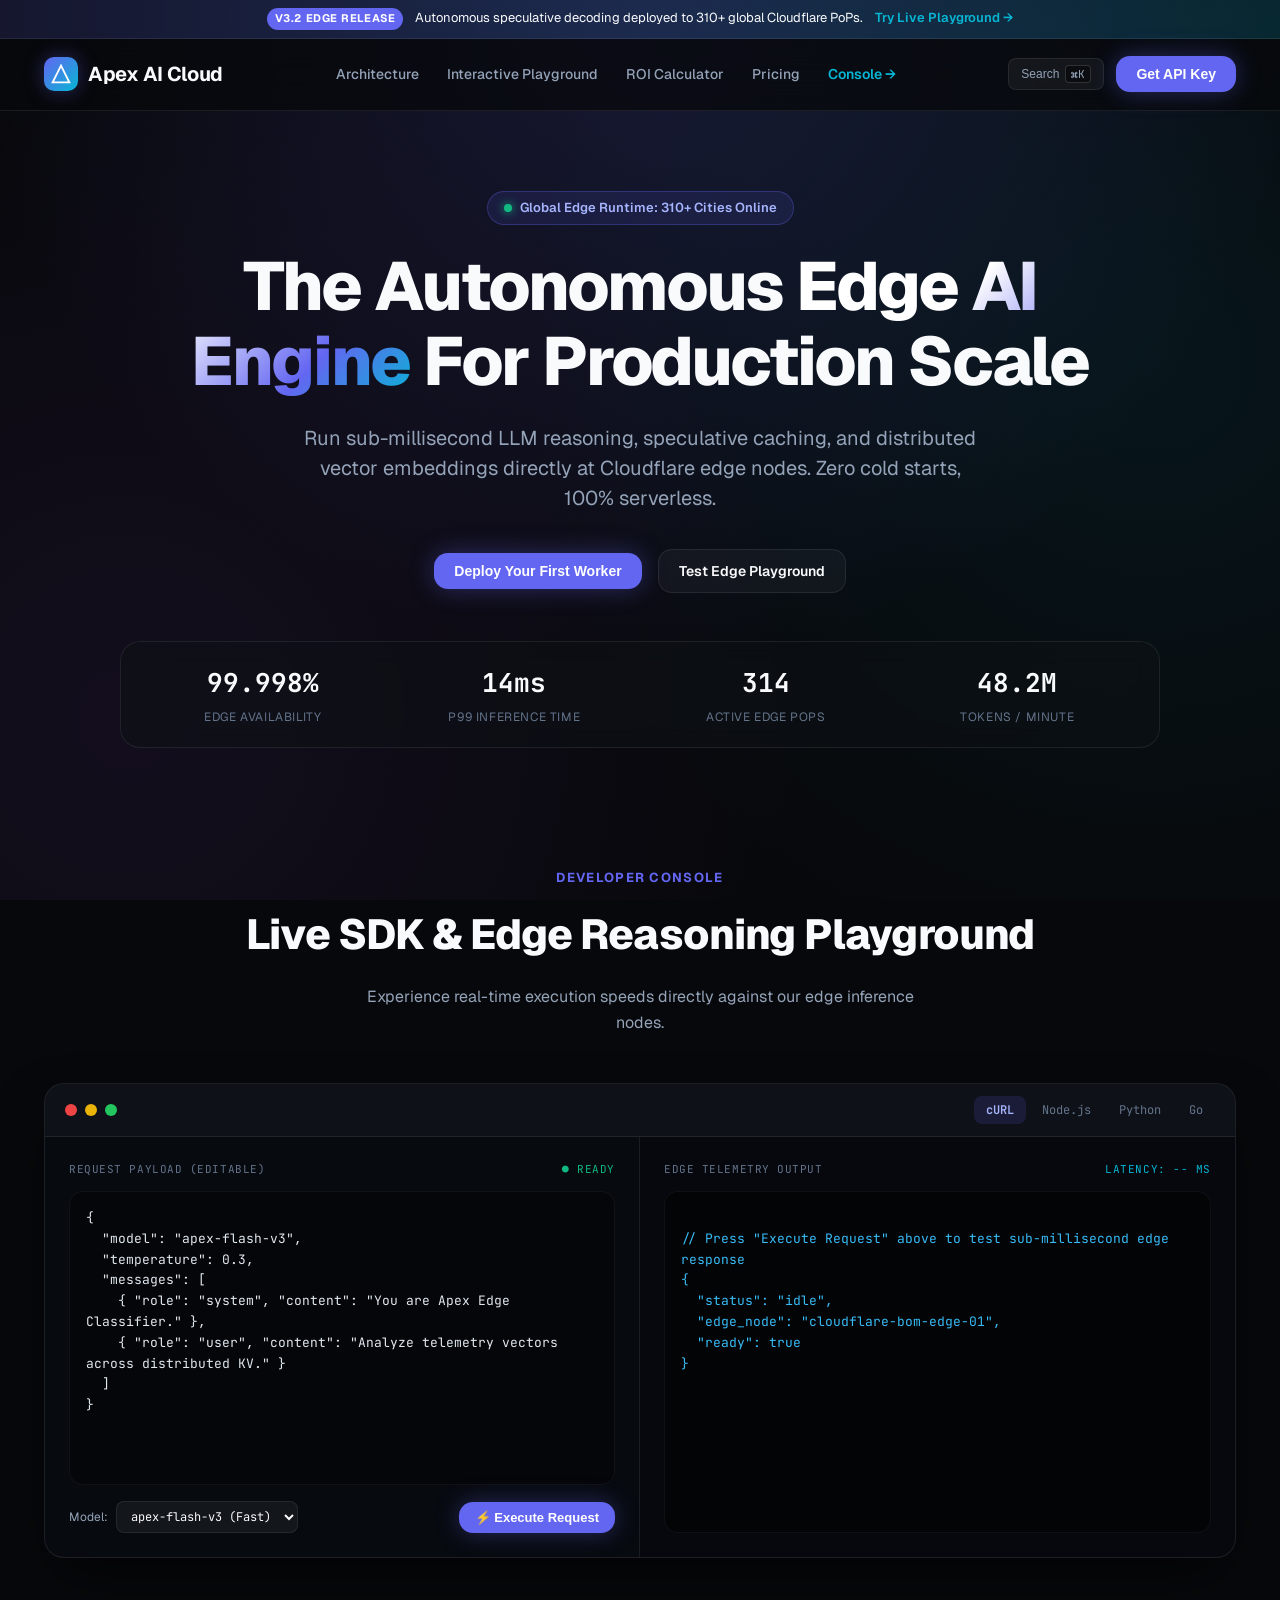
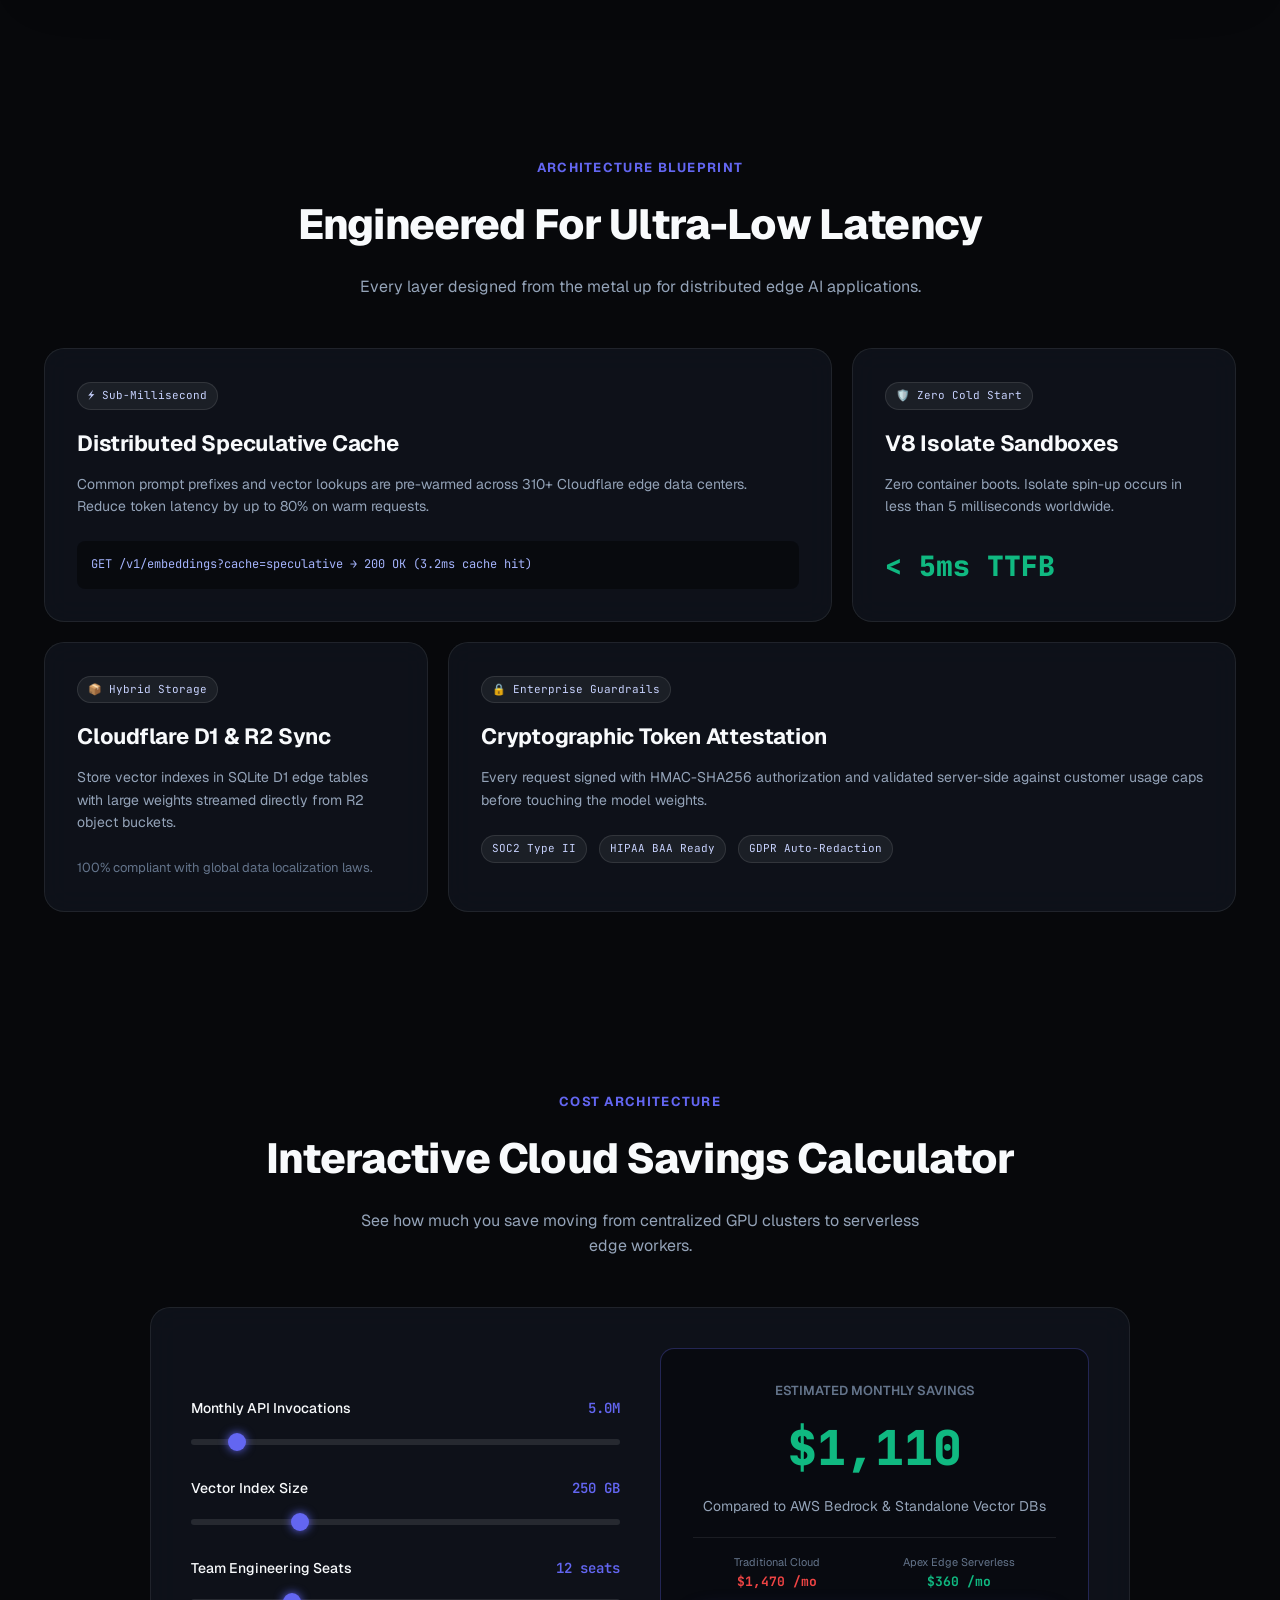
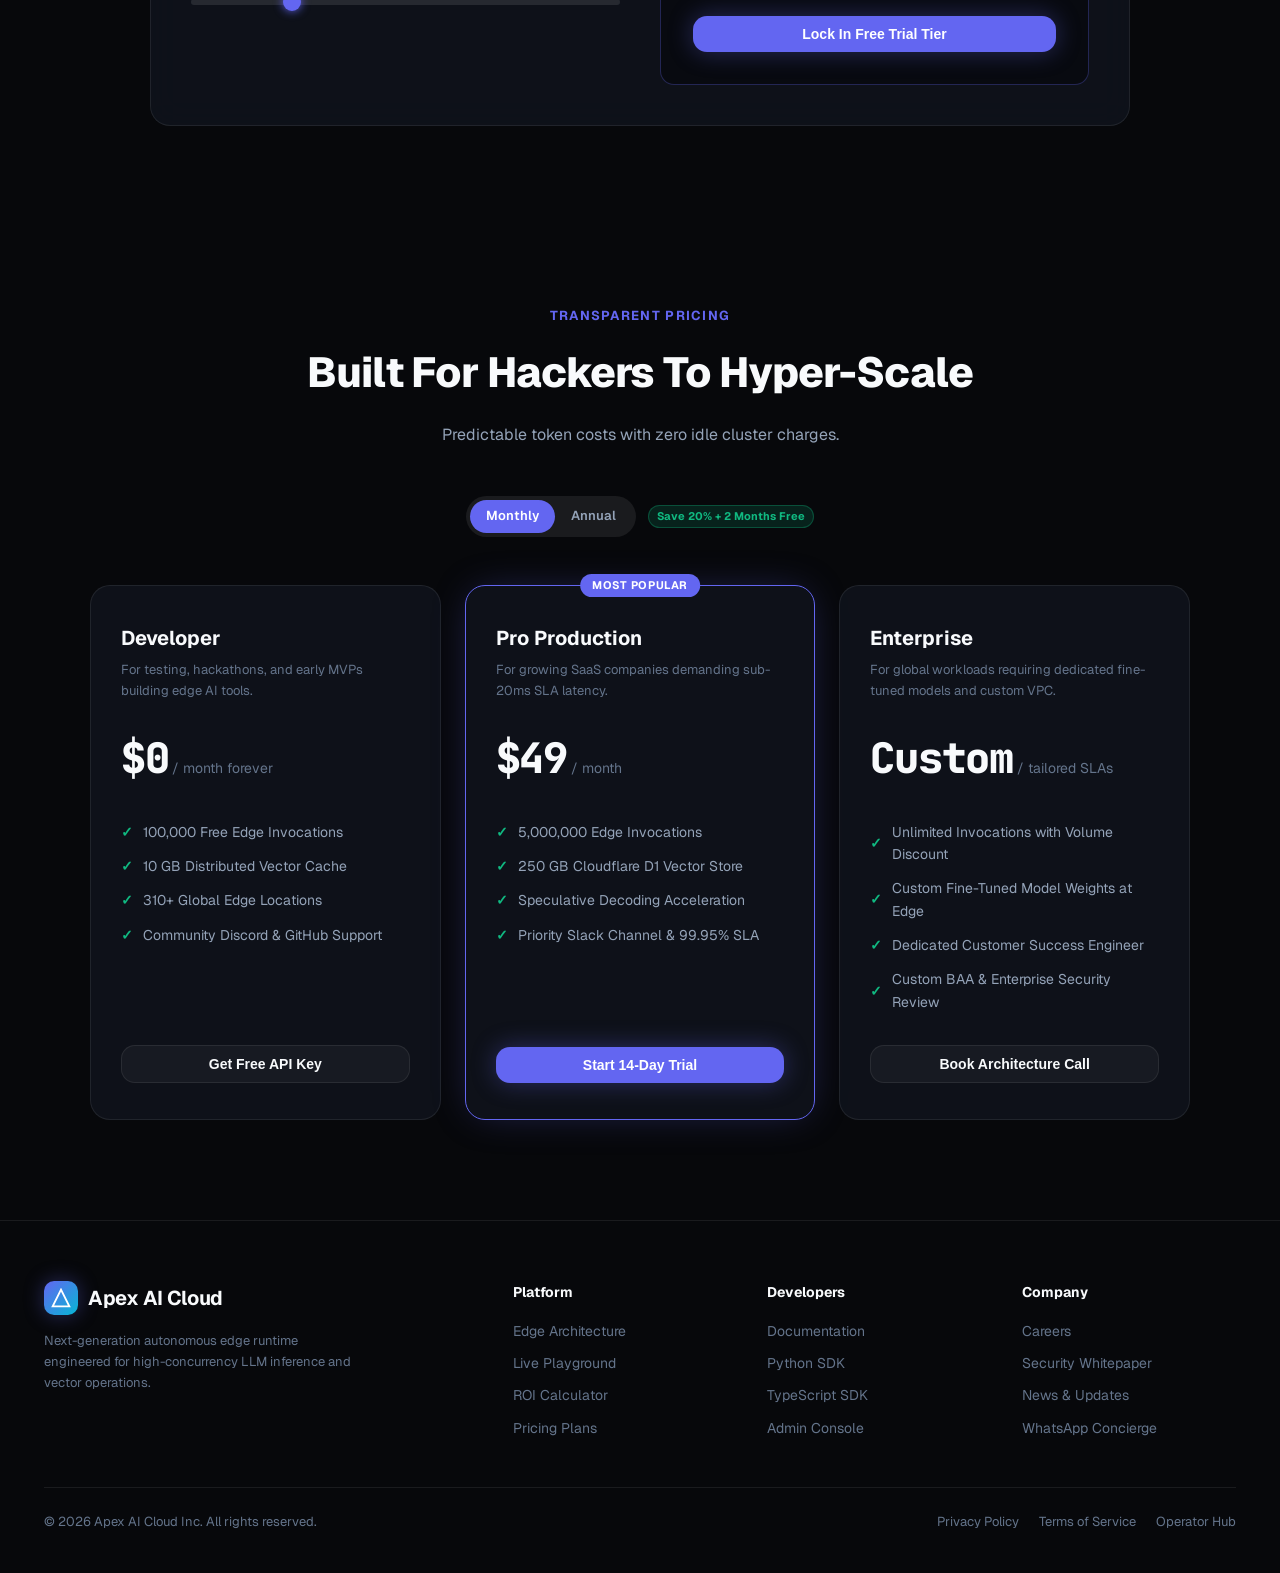
<file: public/index.html>
<!DOCTYPE html>
<html lang="en" class="dark">
<head>
  <meta charset="UTF-8">
  <meta name="viewport" content="width=device-width, initial-scale=1.0">
  <title data-brand="brand_name">Apex AI Cloud — Autonomous Edge AI Runtime & Vector Engine</title>
  <meta name="description" content="Sub-millisecond AI inference and vector indexing distributed across 310+ Cloudflare edge nodes with zero cold starts.">
  <link rel="preconnect" href="https://fonts.googleapis.com">
  <link rel="preconnect" href="https://fonts.gstatic.com" crossorigin>
  <link href="https://fonts.googleapis.com/css2?family=Geist:wght@300;400;500;600;700;800&family=JetBrains+Mono:wght@400;500;600&display=swap" rel="stylesheet">
  <script src="whitelabel.js"></script>
  <style>
    :root {
      --bg-base: #07080b;
      --bg-surface: #0e1117;
      --bg-card: rgba(18, 22, 32, 0.7);
      --bg-card-hover: rgba(26, 32, 48, 0.85);
      --border-subtle: rgba(255, 255, 255, 0.08);
      --border-glow: rgba(99, 102, 241, 0.4);
      --primary: #6366f1;
      --primary-hover: #4f46e5;
      --primary-glow: rgba(99, 102, 241, 0.35);
      --accent-cyan: #06b6d4;
      --accent-emerald: #10b981;
      --text-main: #f8fafc;
      --text-muted: #94a3b8;
      --text-dim: #64748b;
      --font-sans: 'Geist', -apple-system, BlinkMacSystemFont, sans-serif;
      --font-mono: 'JetBrains Mono', monospace;
      --radius-sm: 8px;
      --radius-md: 14px;
      --radius-lg: 20px;
      --radius-pill: 9999px;
      --container-max: 1240px;
    }

    * {
      box-sizing: border-box;
      margin: 0;
      padding: 0;
      -webkit-font-smoothing: antialiased;
    }

    body {
      background-color: var(--bg-base);
      color: var(--text-main);
      font-family: var(--font-sans);
      line-height: 1.6;
      overflow-x: hidden;
      min-height: 100vh;
      background-image: 
        radial-gradient(circle at 50% 0%, rgba(99, 102, 241, 0.18) 0%, transparent 60%),
        radial-gradient(circle at 90% 40%, rgba(6, 182, 212, 0.08) 0%, transparent 50%),
        radial-gradient(circle at 10% 80%, rgba(168, 85, 247, 0.08) 0%, transparent 50%);
      background-attachment: fixed;
    }

    .container {
      max-width: var(--container-max);
      margin: 0 auto;
      padding: 0 24px;
    }

    /* TOP ANNOUNCEMENT BAR */
    .announcement-bar {
      background: linear-gradient(90deg, rgba(99, 102, 241, 0.15), rgba(6, 182, 212, 0.15));
      border-bottom: 1px solid var(--border-subtle);
      padding: 8px 16px;
      font-size: 13px;
      text-align: center;
      display: flex;
      align-items: center;
      justify-content: center;
      gap: 12px;
    }
    .announcement-badge {
      background: var(--primary);
      color: #fff;
      font-size: 11px;
      font-weight: 700;
      padding: 2px 8px;
      border-radius: var(--radius-pill);
      text-transform: uppercase;
      letter-spacing: 0.05em;
    }
    .announcement-link {
      color: var(--accent-cyan);
      text-decoration: none;
      font-weight: 600;
      display: inline-flex;
      align-items: center;
      gap: 4px;
    }
    .announcement-link:hover { text-decoration: underline; }

    /* NAVBAR */
    .navbar {
      position: sticky;
      top: 0;
      z-index: 100;
      backdrop-filter: blur(16px);
      -webkit-backdrop-filter: blur(16px);
      background: rgba(7, 8, 11, 0.75);
      border-bottom: 1px solid var(--border-subtle);
      height: 72px;
      display: flex;
      align-items: center;
    }
    .nav-inner {
      display: flex;
      align-items: center;
      justify-content: space-between;
      width: 100%;
    }
    .brand-logo {
      display: flex;
      align-items: center;
      gap: 10px;
      text-decoration: none;
      color: var(--text-main);
      font-weight: 700;
      font-size: 20px;
      letter-spacing: -0.02em;
    }
    .logo-mark {
      width: 34px;
      height: 34px;
      border-radius: 10px;
      background: linear-gradient(135deg, var(--primary), var(--accent-cyan));
      display: flex;
      align-items: center;
      justify-content: center;
      box-shadow: 0 0 20px var(--primary-glow);
    }
    .logo-mark svg {
      width: 20px;
      height: 20px;
      fill: none;
      stroke: #fff;
      stroke-width: 2.2;
    }
    .nav-menu {
      display: flex;
      align-items: center;
      gap: 28px;
      list-style: none;
    }
    .nav-link {
      color: var(--text-muted);
      text-decoration: none;
      font-size: 14px;
      font-weight: 500;
      transition: color 0.2s ease;
    }
    .nav-link:hover { color: var(--text-main); }
    
    .nav-actions {
      display: flex;
      align-items: center;
      gap: 12px;
    }
    .cmd-shortcut {
      display: flex;
      align-items: center;
      gap: 6px;
      background: rgba(255, 255, 255, 0.05);
      border: 1px solid var(--border-subtle);
      border-radius: var(--radius-sm);
      padding: 6px 12px;
      font-size: 12px;
      color: var(--text-muted);
      cursor: pointer;
      transition: all 0.2s ease;
    }
    .cmd-shortcut:hover {
      background: rgba(255, 255, 255, 0.1);
      border-color: rgba(255, 255, 255, 0.2);
      color: var(--text-main);
    }
    .kbd-chip {
      background: rgba(0, 0, 0, 0.4);
      border: 1px solid rgba(255, 255, 255, 0.15);
      border-radius: 4px;
      padding: 1px 5px;
      font-family: var(--font-mono);
      font-size: 11px;
    }

    .btn {
      display: inline-flex;
      align-items: center;
      justify-content: center;
      gap: 8px;
      padding: 10px 20px;
      border-radius: var(--radius-md);
      font-size: 14px;
      font-weight: 600;
      text-decoration: none;
      cursor: pointer;
      transition: all 0.2s ease;
      border: none;
    }
    .btn-primary {
      background: var(--primary);
      color: #fff;
      box-shadow: 0 0 25px var(--primary-glow);
    }
    .btn-primary:hover {
      background: var(--primary-hover);
      box-shadow: 0 0 35px var(--primary-glow);
      transform: translateY(-1px);
    }
    .btn-outline {
      background: rgba(255, 255, 255, 0.04);
      border: 1px solid var(--border-subtle);
      color: var(--text-main);
    }
    .btn-outline:hover {
      background: rgba(255, 255, 255, 0.08);
      border-color: rgba(255, 255, 255, 0.2);
    }

    /* HERO SECTION */
    .hero-section {
      padding: 80px 0 60px;
      text-align: center;
      position: relative;
    }
    .hero-pill {
      display: inline-flex;
      align-items: center;
      gap: 8px;
      background: rgba(99, 102, 241, 0.12);
      border: 1px solid rgba(99, 102, 241, 0.3);
      padding: 6px 16px;
      border-radius: var(--radius-pill);
      font-size: 13px;
      font-weight: 600;
      color: #a5b4fc;
      margin-bottom: 24px;
    }
    .hero-pill-pulse {
      width: 8px;
      height: 8px;
      background: var(--accent-emerald);
      border-radius: 50%;
      box-shadow: 0 0 10px var(--accent-emerald);
      animation: pulse 2s infinite;
    }
    @keyframes pulse {
      0% { transform: scale(0.95); opacity: 0.8; }
      50% { transform: scale(1.2); opacity: 1; }
      100% { transform: scale(0.95); opacity: 0.8; }
    }
    .hero-title {
      font-size: clamp(38px, 6vw, 68px);
      font-weight: 800;
      line-height: 1.1;
      letter-spacing: -0.03em;
      margin-bottom: 24px;
      max-width: 900px;
      margin-left: auto;
      margin-right: auto;
    }
    .gradient-text {
      background: linear-gradient(135deg, #ffffff 40%, var(--primary) 75%, var(--accent-cyan) 100%);
      -webkit-background-clip: text;
      -webkit-text-fill-color: transparent;
    }
    .hero-desc {
      font-size: clamp(16px, 2vw, 20px);
      color: var(--text-muted);
      max-width: 680px;
      margin: 0 auto 36px;
      line-height: 1.5;
    }
    .hero-cta-group {
      display: flex;
      align-items: center;
      justify-content: center;
      gap: 16px;
      flex-wrap: wrap;
      margin-bottom: 48px;
    }

    /* TELEMETRY METRIC STRIP */
    .telemetry-strip {
      display: grid;
      grid-template-columns: repeat(auto-fit, minmax(200px, 1fr));
      gap: 16px;
      background: rgba(14, 17, 23, 0.6);
      border: 1px solid var(--border-subtle);
      border-radius: var(--radius-lg);
      padding: 20px 24px;
      max-width: 1040px;
      margin: 0 auto;
      backdrop-filter: blur(12px);
    }
    .telemetry-item {
      display: flex;
      flex-direction: column;
      align-items: center;
      text-align: center;
    }
    .telemetry-val {
      font-family: var(--font-mono);
      font-size: 26px;
      font-weight: 700;
      color: var(--text-main);
    }
    .telemetry-label {
      font-size: 12px;
      color: var(--text-dim);
      text-transform: uppercase;
      letter-spacing: 0.05em;
      margin-top: 4px;
    }

    /* SECTION HEADERS */
    .section-header {
      text-align: center;
      margin-bottom: 48px;
    }
    .section-eyebrow {
      font-size: 13px;
      font-weight: 700;
      color: var(--primary);
      text-transform: uppercase;
      letter-spacing: 0.1em;
      margin-bottom: 12px;
      display: block;
    }
    .section-title {
      font-size: clamp(28px, 4vw, 42px);
      font-weight: 800;
      letter-spacing: -0.02em;
      margin-bottom: 16px;
    }
    .section-desc {
      color: var(--text-muted);
      font-size: 16px;
      max-width: 580px;
      margin: 0 auto;
    }

    /* BENTO SPOTLIGHT GRID */
    .bento-section {
      padding: 100px 0;
    }
    .bento-grid {
      display: grid;
      grid-template-columns: repeat(12, 1fr);
      gap: 20px;
    }
    .bento-card {
      position: relative;
      background: var(--bg-card);
      border: 1px solid var(--border-subtle);
      border-radius: var(--radius-lg);
      padding: 32px;
      overflow: hidden;
      backdrop-filter: blur(14px);
      transition: border-color 0.3s ease, transform 0.2s ease;
      display: flex;
      flex-direction: column;
      justify-content: space-between;
    }
    .bento-card::before {
      content: '';
      position: absolute;
      top: var(--mouse-y, 0px);
      left: var(--mouse-x, 0px);
      width: 300px;
      height: 300px;
      background: radial-gradient(circle, var(--border-glow), transparent 70%);
      transform: translate(-50%, -50%);
      opacity: 0;
      transition: opacity 0.4s ease;
      pointer-events: none;
      z-index: 1;
    }
    .bento-card:hover::before { opacity: 1; }
    .bento-card:hover {
      border-color: rgba(99, 102, 241, 0.4);
      transform: translateY(-2px);
    }
    .card-col-8 { grid-column: span 8; }
    .card-col-4 { grid-column: span 4; }
    .card-col-6 { grid-column: span 6; }
    .card-col-12 { grid-column: span 12; }

    @media (max-width: 992px) {
      .card-col-8, .card-col-4, .card-col-6 { grid-column: span 12; }
    }

    .bento-badge {
      display: inline-flex;
      align-items: center;
      gap: 6px;
      background: rgba(255, 255, 255, 0.06);
      border: 1px solid rgba(255, 255, 255, 0.1);
      border-radius: var(--radius-pill);
      padding: 4px 10px;
      font-size: 11px;
      font-family: var(--font-mono);
      color: #c7d2fe;
      margin-bottom: 16px;
      width: fit-content;
    }
    .bento-title {
      font-size: 22px;
      font-weight: 700;
      margin-bottom: 12px;
      letter-spacing: -0.01em;
    }
    .bento-desc {
      color: var(--text-muted);
      font-size: 14px;
      line-height: 1.6;
      margin-bottom: 24px;
    }

    /* INTERACTIVE PLAYGROUND */
    .playground-section {
      padding: 60px 0 100px;
    }
    .playground-container {
      background: #090c13;
      border: 1px solid var(--border-subtle);
      border-radius: var(--radius-lg);
      overflow: hidden;
      box-shadow: 0 25px 60px -15px rgba(0, 0, 0, 0.7);
    }
    .playground-topbar {
      display: flex;
      align-items: center;
      justify-content: space-between;
      padding: 12px 20px;
      background: rgba(255, 255, 255, 0.02);
      border-bottom: 1px solid var(--border-subtle);
    }
    .traffic-lights {
      display: flex;
      gap: 8px;
    }
    .traffic-light {
      width: 12px;
      height: 12px;
      border-radius: 50%;
    }
    .light-red { background: #ef4444; }
    .light-yellow { background: #eab308; }
    .light-green { background: #22c55e; }

    .lang-tabs {
      display: flex;
      gap: 4px;
    }
    .lang-tab {
      background: transparent;
      border: none;
      color: var(--text-dim);
      font-family: var(--font-mono);
      font-size: 12px;
      padding: 6px 12px;
      border-radius: var(--radius-sm);
      cursor: pointer;
      transition: all 0.2s ease;
    }
    .lang-tab.active {
      background: rgba(99, 102, 241, 0.15);
      color: #a5b4fc;
      font-weight: 600;
    }

    .playground-body {
      display: grid;
      grid-template-columns: 1fr 1fr;
      min-height: 420px;
    }
    @media (max-width: 860px) {
      .playground-body { grid-template-columns: 1fr; }
    }

    .playground-pane {
      padding: 24px;
      display: flex;
      flex-direction: column;
    }
    .pane-left {
      border-right: 1px solid var(--border-subtle);
      background: rgba(0, 0, 0, 0.2);
    }
    .pane-label {
      font-size: 11px;
      font-family: var(--font-mono);
      color: var(--text-dim);
      text-transform: uppercase;
      letter-spacing: 0.05em;
      margin-bottom: 12px;
      display: flex;
      align-items: center;
      justify-content: space-between;
    }
    .code-editor {
      background: rgba(0, 0, 0, 0.4);
      border: 1px solid rgba(255, 255, 255, 0.05);
      border-radius: var(--radius-md);
      padding: 16px;
      font-family: var(--font-mono);
      font-size: 13px;
      color: #e2e8f0;
      line-height: 1.6;
      flex: 1;
      resize: none;
      outline: none;
    }
    .playground-controls {
      display: flex;
      align-items: center;
      justify-content: space-between;
      margin-top: 16px;
      gap: 12px;
    }
    .param-group {
      display: flex;
      align-items: center;
      gap: 8px;
      font-size: 12px;
      color: var(--text-muted);
    }
    .param-select {
      background: rgba(255, 255, 255, 0.05);
      border: 1px solid var(--border-subtle);
      color: var(--text-main);
      padding: 6px 10px;
      border-radius: var(--radius-sm);
      font-family: var(--font-mono);
      font-size: 12px;
      outline: none;
    }

    .response-pane {
      background: rgba(0, 0, 0, 0.3);
      position: relative;
    }
    .response-stream {
      font-family: var(--font-mono);
      font-size: 13px;
      color: #38bdf8;
      background: rgba(0, 0, 0, 0.5);
      border: 1px solid rgba(255, 255, 255, 0.05);
      border-radius: var(--radius-md);
      padding: 16px;
      flex: 1;
      overflow-y: auto;
      white-space: pre-wrap;
    }
    .telemetry-badge-live {
      display: inline-flex;
      align-items: center;
      gap: 6px;
      font-size: 11px;
      font-family: var(--font-mono);
      color: var(--accent-emerald);
    }

    /* ROI CALCULATOR */
    .calculator-section {
      padding: 80px 0;
    }
    .calc-card {
      background: var(--bg-card);
      border: 1px solid var(--border-subtle);
      border-radius: var(--radius-lg);
      padding: 40px;
      max-width: 980px;
      margin: 0 auto;
      backdrop-filter: blur(16px);
    }
    .calc-grid {
      display: grid;
      grid-template-columns: 1fr 1fr;
      gap: 40px;
      align-items: center;
    }
    @media (max-width: 768px) {
      .calc-grid { grid-template-columns: 1fr; }
    }
    .slider-group {
      margin-bottom: 24px;
    }
    .slider-header {
      display: flex;
      justify-content: space-between;
      font-size: 14px;
      font-weight: 500;
      margin-bottom: 8px;
    }
    .slider-val {
      font-family: var(--font-mono);
      color: var(--primary);
      font-weight: 600;
    }
    .custom-range {
      width: 100%;
      height: 6px;
      background: rgba(255, 255, 255, 0.1);
      border-radius: 3px;
      outline: none;
      -webkit-appearance: none;
    }
    .custom-range::-webkit-slider-thumb {
      -webkit-appearance: none;
      width: 18px;
      height: 18px;
      border-radius: 50%;
      background: var(--primary);
      cursor: pointer;
      box-shadow: 0 0 10px var(--primary);
    }

    .calc-results-box {
      background: rgba(0, 0, 0, 0.35);
      border: 1px solid rgba(99, 102, 241, 0.3);
      border-radius: var(--radius-md);
      padding: 32px;
      text-align: center;
    }
    .savings-number {
      font-size: 48px;
      font-weight: 800;
      color: var(--accent-emerald);
      font-family: var(--font-mono);
      margin: 8px 0;
    }
    .savings-subtitle {
      color: var(--text-muted);
      font-size: 14px;
      margin-bottom: 20px;
    }
    .calc-breakdown {
      display: flex;
      justify-content: space-around;
      border-top: 1px solid var(--border-subtle);
      padding-top: 16px;
      font-size: 13px;
    }

    /* PRICING SECTION */
    .pricing-section {
      padding: 100px 0;
    }
    .pricing-toggle-wrap {
      display: flex;
      align-items: center;
      justify-content: center;
      gap: 12px;
      margin-bottom: 48px;
    }
    .toggle-switch {
      background: rgba(255, 255, 255, 0.08);
      border-radius: var(--radius-pill);
      padding: 4px;
      display: flex;
      cursor: pointer;
    }
    .toggle-opt {
      padding: 6px 16px;
      border-radius: var(--radius-pill);
      font-size: 13px;
      font-weight: 600;
      color: var(--text-muted);
      transition: all 0.2s ease;
    }
    .toggle-opt.active {
      background: var(--primary);
      color: #fff;
    }
    .discount-pill {
      background: rgba(16, 185, 129, 0.15);
      color: var(--accent-emerald);
      border: 1px solid rgba(16, 185, 129, 0.3);
      font-size: 11px;
      font-weight: 700;
      padding: 2px 8px;
      border-radius: var(--radius-pill);
    }

    .pricing-cards {
      display: grid;
      grid-template-columns: repeat(3, 1fr);
      gap: 24px;
      max-width: 1100px;
      margin: 0 auto;
    }
    @media (max-width: 900px) {
      .pricing-cards { grid-template-columns: 1fr; }
    }
    .pricing-card {
      background: var(--bg-card);
      border: 1px solid var(--border-subtle);
      border-radius: var(--radius-lg);
      padding: 36px 30px;
      position: relative;
      display: flex;
      flex-direction: column;
      justify-content: space-between;
    }
    .pricing-card.featured {
      border-color: var(--primary);
      box-shadow: 0 0 40px -10px var(--primary-glow);
    }
    .featured-tag {
      position: absolute;
      top: -12px;
      left: 50%;
      transform: translateX(-50%);
      background: var(--primary);
      color: #fff;
      font-size: 11px;
      font-weight: 700;
      padding: 3px 12px;
      border-radius: var(--radius-pill);
      text-transform: uppercase;
      letter-spacing: 0.05em;
    }
    .tier-title {
      font-size: 20px;
      font-weight: 700;
      margin-bottom: 6px;
    }
    .tier-desc {
      color: var(--text-dim);
      font-size: 13px;
      margin-bottom: 24px;
      min-height: 40px;
    }
    .price-box {
      margin-bottom: 28px;
      display: flex;
      align-items: baseline;
      gap: 4px;
    }
    .price-num {
      font-size: 42px;
      font-weight: 800;
      font-family: var(--font-mono);
      letter-spacing: -0.03em;
    }
    .price-period {
      color: var(--text-dim);
      font-size: 14px;
    }
    .feature-list {
      list-style: none;
      margin-bottom: 32px;
      display: flex;
      flex-direction: column;
      gap: 12px;
      font-size: 14px;
    }
    .feature-item {
      display: flex;
      align-items: center;
      gap: 10px;
      color: var(--text-muted);
    }
    .feature-check {
      color: var(--accent-emerald);
      font-weight: 700;
    }

    /* COMMAND PALETTE MODAL */
    .cmd-overlay {
      position: fixed;
      inset: 0;
      background: rgba(0, 0, 0, 0.75);
      backdrop-filter: blur(8px);
      z-index: 999;
      display: none;
      align-items: flex-start;
      justify-content: center;
      padding-top: 15vh;
    }
    .cmd-overlay.open { display: flex; }
    .cmd-box {
      background: #0f131c;
      border: 1px solid rgba(255, 255, 255, 0.15);
      border-radius: var(--radius-lg);
      width: 100%;
      max-width: 600px;
      box-shadow: 0 30px 80px rgba(0, 0, 0, 0.8);
      overflow: hidden;
    }
    .cmd-input-wrap {
      display: flex;
      align-items: center;
      padding: 16px 20px;
      border-bottom: 1px solid var(--border-subtle);
      gap: 12px;
    }
    .cmd-input {
      background: transparent;
      border: none;
      color: #fff;
      font-size: 16px;
      font-family: var(--font-sans);
      width: 100%;
      outline: none;
    }
    .cmd-list {
      max-height: 320px;
      overflow-y: auto;
      padding: 8px;
    }
    .cmd-item {
      display: flex;
      align-items: center;
      justify-content: space-between;
      padding: 10px 14px;
      border-radius: var(--radius-sm);
      font-size: 14px;
      color: var(--text-muted);
      cursor: pointer;
      transition: background 0.15s ease;
    }
    .cmd-item:hover, .cmd-item.active {
      background: rgba(99, 102, 241, 0.15);
      color: #fff;
    }
    .cmd-shortcut-tag {
      font-family: var(--font-mono);
      font-size: 11px;
      color: var(--text-dim);
    }

    /* WAITLIST / DEMO MODAL */
    .lead-modal-overlay {
      position: fixed;
      inset: 0;
      background: rgba(0, 0, 0, 0.8);
      backdrop-filter: blur(8px);
      z-index: 1000;
      display: none;
      align-items: center;
      justify-content: center;
      padding: 20px;
    }
    .lead-modal-overlay.open { display: flex; }
    .lead-modal {
      background: #0f131c;
      border: 1px solid rgba(99, 102, 241, 0.3);
      border-radius: var(--radius-lg);
      width: 100%;
      max-width: 520px;
      padding: 36px;
      position: relative;
      box-shadow: 0 25px 60px rgba(0, 0, 0, 0.8);
    }
    .modal-close {
      position: absolute;
      top: 18px;
      right: 18px;
      background: none;
      border: none;
      color: var(--text-dim);
      font-size: 20px;
      cursor: pointer;
    }
    .modal-close:hover { color: #fff; }
    .form-group {
      margin-bottom: 18px;
    }
    .form-label {
      display: block;
      font-size: 13px;
      font-weight: 600;
      color: var(--text-muted);
      margin-bottom: 6px;
    }
    .form-input, .form-select, .form-textarea {
      width: 100%;
      background: rgba(0, 0, 0, 0.4);
      border: 1px solid var(--border-subtle);
      border-radius: var(--radius-sm);
      padding: 10px 14px;
      color: #fff;
      font-family: var(--font-sans);
      font-size: 14px;
      outline: none;
      transition: border-color 0.2s ease;
    }
    .form-input:focus, .form-select:focus, .form-textarea:focus {
      border-color: var(--primary);
    }

    /* FOOTER */
    .footer {
      border-top: 1px solid var(--border-subtle);
      padding: 60px 0 40px;
      color: var(--text-dim);
      font-size: 14px;
    }
    .footer-grid {
      display: grid;
      grid-template-columns: 2fr repeat(3, 1fr);
      gap: 40px;
      margin-bottom: 48px;
    }
    @media (max-width: 768px) {
      .footer-grid { grid-template-columns: 1fr; }
    }
    .footer-col h4 {
      color: var(--text-main);
      font-size: 14px;
      font-weight: 700;
      margin-bottom: 16px;
    }
    .footer-links {
      list-style: none;
      display: flex;
      flex-direction: column;
      gap: 10px;
    }
    .footer-link {
      color: var(--text-dim);
      text-decoration: none;
      transition: color 0.2s ease;
    }
    .footer-link:hover { color: var(--text-main); }
    .footer-bottom {
      display: flex;
      align-items: center;
      justify-content: space-between;
      border-top: 1px solid var(--border-subtle);
      padding-top: 24px;
      font-size: 13px;
    }

    /* TOAST NOTIFICATION */
    .toast-container {
      position: fixed;
      bottom: 24px;
      right: 24px;
      z-index: 1001;
      display: flex;
      flex-direction: column;
      gap: 10px;
    }
    .toast {
      background: #151924;
      border: 1px solid var(--primary);
      border-radius: var(--radius-md);
      padding: 14px 20px;
      color: #fff;
      font-size: 14px;
      box-shadow: 0 10px 30px rgba(0, 0, 0, 0.5);
      display: flex;
      align-items: center;
      gap: 10px;
      animation: slideIn 0.3s ease;
    }
    @keyframes slideIn {
      from { transform: translateX(100%); opacity: 0; }
      to { transform: translateX(0); opacity: 1; }
    }
  </style>
</head>
<body>

  <!-- TOP ANNOUNCEMENT -->
  <div class="announcement-bar">
    <span class="announcement-badge">v3.2 Edge Release</span>
    <span>Autonomous speculative decoding deployed to 310+ global Cloudflare PoPs.</span>
    <a href="#playground" class="announcement-link">Try Live Playground &rarr;</a>
  </div>

  <!-- NAVIGATION -->
  <nav class="navbar">
    <div class="container nav-inner">
      <a href="#" class="brand-logo">
        <div class="logo-mark">
          <svg viewBox="0 0 24 24"><polygon points="12 2 2 22 22 22"></polygon></svg>
        </div>
        <span data-brand="brand_name">Apex AI Cloud</span>
      </a>

      <ul class="nav-menu">
        <li><a href="#features" class="nav-link">Architecture</a></li>
        <li><a href="#playground" class="nav-link">Interactive Playground</a></li>
        <li><a href="#calculator" class="nav-link">ROI Calculator</a></li>
        <li><a href="#pricing" class="nav-link">Pricing</a></li>
        <li><a href="admin.html" class="nav-link" style="color: var(--accent-cyan); font-weight: 600;">Console &rarr;</a></li>
      </ul>

      <div class="nav-actions">
        <button class="cmd-shortcut" onclick="openCmdPalette()">
          <span>Search</span>
          <span class="kbd-chip">⌘K</span>
        </button>
        <button class="btn btn-primary" onclick="openLeadModal('Developer Early Access')">Get API Key</button>
      </div>
    </div>
  </nav>

  <!-- HERO SECTION -->
  <header class="hero-section">
    <div class="container">
      <div class="hero-pill">
        <span class="hero-pill-pulse"></span>
        <span>Global Edge Runtime: 310+ Cities Online</span>
      </div>

      <h1 class="hero-title">
        The Autonomous <span class="gradient-text">Edge AI Engine</span> For Production Scale
      </h1>

      <p class="hero-desc">
        Run sub-millisecond LLM reasoning, speculative caching, and distributed vector embeddings directly at Cloudflare edge nodes. Zero cold starts, 100% serverless.
      </p>

      <div class="hero-cta-group">
        <button class="btn btn-primary" onclick="openLeadModal('Priority API Access')">
          Deploy Your First Worker
        </button>
        <a href="#playground" class="btn btn-outline">
          Test Edge Playground
        </a>
      </div>

      <!-- TELEMETRY STRIP -->
      <div class="telemetry-strip" id="telemetryStrip">
        <div class="telemetry-item">
          <div class="telemetry-val" id="telemetryUptime">99.998%</div>
          <div class="telemetry-label">Edge Availability</div>
        </div>
        <div class="telemetry-item">
          <div class="telemetry-val" id="telemetryLatency">14ms</div>
          <div class="telemetry-label">p99 Inference Time</div>
        </div>
        <div class="telemetry-item">
          <div class="telemetry-val" id="telemetryNodes">314</div>
          <div class="telemetry-label">Active Edge PoPs</div>
        </div>
        <div class="telemetry-item">
          <div class="telemetry-val" id="telemetryDaily">48.2M</div>
          <div class="telemetry-label">Tokens / Minute</div>
        </div>
      </div>
    </div>
  </header>

  <!-- INTERACTIVE PLAYGROUND SECTION -->
  <section class="playground-section" id="playground">
    <div class="container">
      <div class="section-header">
        <span class="section-eyebrow">Developer Console</span>
        <h2 class="section-title">Live SDK & Edge Reasoning Playground</h2>
        <p class="section-desc">Experience real-time execution speeds directly against our edge inference nodes.</p>
      </div>

      <div class="playground-container">
        <div class="playground-topbar">
          <div class="traffic-lights">
            <div class="traffic-light light-red"></div>
            <div class="traffic-light light-yellow"></div>
            <div class="traffic-light light-green"></div>
          </div>
          <div class="lang-tabs">
            <button class="lang-tab active" onclick="switchLang('curl', this)">cURL</button>
            <button class="lang-tab" onclick="switchLang('node', this)">Node.js</button>
            <button class="lang-tab" onclick="switchLang('python', this)">Python</button>
            <button class="lang-tab" onclick="switchLang('go', this)">Go</button>
          </div>
        </div>

        <div class="playground-body">
          <!-- LEFT EDITOR PANE -->
          <div class="playground-pane pane-left">
            <div class="pane-label">
              <span>Request Payload (Editable)</span>
              <span class="telemetry-badge-live">● Ready</span>
            </div>
            <textarea class="code-editor" id="codeEditorInput" spellcheck="false">
{
  "model": "apex-flash-v3",
  "temperature": 0.3,
  "messages": [
    { "role": "system", "content": "You are Apex Edge Classifier." },
    { "role": "user", "content": "Analyze telemetry vectors across distributed KV." }
  ]
}</textarea>
            <div class="playground-controls">
              <div class="param-group">
                <span>Model:</span>
                <select class="param-select" id="modelSelect">
                  <option value="apex-flash-v3">apex-flash-v3 (Fast)</option>
                  <option value="apex-reasoner-70b">apex-reasoner-70b</option>
                  <option value="apex-vector-embed">apex-vector-embed</option>
                </select>
              </div>
              <button class="btn btn-primary" style="padding: 8px 16px; font-size: 13px;" onclick="runPlayground()">
                ⚡ Execute Request
              </button>
            </div>
          </div>

          <!-- RIGHT RESPONSE PANE -->
          <div class="playground-pane response-pane">
            <div class="pane-label">
              <span>Edge Telemetry Output</span>
              <span id="execTimer" style="color: var(--accent-cyan);">Latency: -- ms</span>
            </div>
            <div class="response-stream" id="responseStream">
// Press "Execute Request" above to test sub-millisecond edge response
{
  "status": "idle",
  "edge_node": "cloudflare-bom-edge-01",
  "ready": true
}</div>
          </div>
        </div>
      </div>
    </div>
  </section>

  <!-- BENTO FEATURE GRID -->
  <section class="bento-section" id="features">
    <div class="container">
      <div class="section-header">
        <span class="section-eyebrow">Architecture Blueprint</span>
        <h2 class="section-title">Engineered For Ultra-Low Latency</h2>
        <p class="section-desc">Every layer designed from the metal up for distributed edge AI applications.</p>
      </div>

      <div class="bento-grid" id="bentoGrid">
        <!-- CARD 1 -->
        <div class="bento-card card-col-8">
          <div>
            <span class="bento-badge">⚡ Sub-Millisecond</span>
            <h3 class="bento-title">Distributed Speculative Cache</h3>
            <p class="bento-desc">Common prompt prefixes and vector lookups are pre-warmed across 310+ Cloudflare edge data centers. Reduce token latency by up to 80% on warm requests.</p>
          </div>
          <div style="background: rgba(0,0,0,0.4); border-radius: 8px; padding: 14px; font-family: var(--font-mono); font-size: 12px; color: #a5b4fc;">
            GET /v1/embeddings?cache=speculative &rarr; 200 OK (3.2ms cache hit)
          </div>
        </div>

        <!-- CARD 2 -->
        <div class="bento-card card-col-4">
          <div>
            <span class="bento-badge">🛡️ Zero Cold Start</span>
            <h3 class="bento-title">V8 Isolate Sandboxes</h3>
            <p class="bento-desc">Zero container boots. Isolate spin-up occurs in less than 5 milliseconds worldwide.</p>
          </div>
          <div style="font-family: var(--font-mono); font-size: 28px; font-weight: 800; color: var(--accent-emerald);">
            &lt; 5ms TTFB
          </div>
        </div>

        <!-- CARD 3 -->
        <div class="bento-card card-col-4">
          <div>
            <span class="bento-badge">📦 Hybrid Storage</span>
            <h3 class="bento-title">Cloudflare D1 & R2 Sync</h3>
            <p class="bento-desc">Store vector indexes in SQLite D1 edge tables with large weights streamed directly from R2 object buckets.</p>
          </div>
          <div style="font-size: 13px; color: var(--text-dim);">
            100% compliant with global data localization laws.
          </div>
        </div>

        <!-- CARD 4 -->
        <div class="bento-card card-col-8">
          <div>
            <span class="bento-badge">🔒 Enterprise Guardrails</span>
            <h3 class="bento-title">Cryptographic Token Attestation</h3>
            <p class="bento-desc">Every request signed with HMAC-SHA256 authorization and validated server-side against customer usage caps before touching the model weights.</p>
          </div>
          <div style="display: flex; gap: 12px; flex-wrap: wrap;">
            <span class="bento-badge">SOC2 Type II</span>
            <span class="bento-badge">HIPAA BAA Ready</span>
            <span class="bento-badge">GDPR Auto-Redaction</span>
          </div>
        </div>
      </div>
    </div>
  </section>

  <!-- ROI CALCULATOR SECTION -->
  <section class="calculator-section" id="calculator">
    <div class="container">
      <div class="section-header">
        <span class="section-eyebrow">Cost Architecture</span>
        <h2 class="section-title">Interactive Cloud Savings Calculator</h2>
        <p class="section-desc">See how much you save moving from centralized GPU clusters to serverless edge workers.</p>
      </div>

      <div class="calc-card">
        <div class="calc-grid">
          <div>
            <div class="slider-group">
              <div class="slider-header">
                <span>Monthly API Invocations</span>
                <span class="slider-val" id="sliderRequestsVal">5,000,000</span>
              </div>
              <input type="range" class="custom-range" id="sliderRequests" min="500000" max="50000000" step="500000" value="5000000" oninput="updateCalculator()">
            </div>

            <div class="slider-group">
              <div class="slider-header">
                <span>Vector Index Size</span>
                <span class="slider-val" id="sliderVectorsVal">250 GB</span>
              </div>
              <input type="range" class="custom-range" id="sliderVectors" min="10" max="1000" step="10" value="250" oninput="updateCalculator()">
            </div>

            <div class="slider-group">
              <div class="slider-header">
                <span>Team Engineering Seats</span>
                <span class="slider-val" id="sliderSeatsVal">12 seats</span>
              </div>
              <input type="range" class="custom-range" id="sliderSeats" min="1" max="50" step="1" value="12" oninput="updateCalculator()">
            </div>
          </div>

          <div class="calc-results-box">
            <div style="font-size: 13px; color: var(--text-dim); text-transform: uppercase; font-weight: 600;">Estimated Monthly Savings</div>
            <div class="savings-number" id="savingsAnnual">$1,840</div>
            <div class="savings-subtitle">Compared to AWS Bedrock & Standalone Vector DBs</div>

            <div class="calc-breakdown">
              <div>
                <div style="color: var(--text-dim); font-size: 11px;">Traditional Cloud</div>
                <div style="font-family: var(--font-mono); font-weight: 700; color: #ef4444;" id="costLegacy">$2,450 /mo</div>
              </div>
              <div>
                <div style="color: var(--text-dim); font-size: 11px;">Apex Edge Serverless</div>
                <div style="font-family: var(--font-mono); font-weight: 700; color: var(--accent-emerald);" id="costApex">$610 /mo</div>
              </div>
            </div>

            <button class="btn btn-primary" style="width: 100%; margin-top: 24px;" onclick="openLeadModal('ROI Plan Custom Quote')">
              Lock In Free Trial Tier
            </button>
          </div>
        </div>
      </div>
    </div>
  </section>

  <!-- PRICING SECTION -->
  <section class="pricing-section" id="pricing">
    <div class="container">
      <div class="section-header">
        <span class="section-eyebrow">Transparent Pricing</span>
        <h2 class="section-title">Built For Hackers To Hyper-Scale</h2>
        <p class="section-desc">Predictable token costs with zero idle cluster charges.</p>
      </div>

      <div class="pricing-toggle-wrap">
        <div class="toggle-switch" onclick="toggleBillingPeriod()">
          <span class="toggle-opt active" id="optMonthly">Monthly</span>
          <span class="toggle-opt" id="optAnnual">Annual</span>
        </div>
        <span class="discount-pill">Save 20% + 2 Months Free</span>
      </div>

      <div class="pricing-cards">
        <!-- STARTER -->
        <div class="pricing-card">
          <div>
            <h3 class="tier-title">Developer</h3>
            <p class="tier-desc">For testing, hackathons, and early MVPs building edge AI tools.</p>
            <div class="price-box">
              <span class="price-num">$0</span>
              <span class="price-period">/ month forever</span>
            </div>
            <ul class="feature-list">
              <li class="feature-item"><span class="feature-check">✓</span> 100,000 Free Edge Invocations</li>
              <li class="feature-item"><span class="feature-check">✓</span> 10 GB Distributed Vector Cache</li>
              <li class="feature-item"><span class="feature-check">✓</span> 310+ Global Edge Locations</li>
              <li class="feature-item"><span class="feature-check">✓</span> Community Discord & GitHub Support</li>
            </ul>
          </div>
          <button class="btn btn-outline" style="width: 100%;" onclick="openLeadModal('Starter Tier Signup')">Get Free API Key</button>
        </div>

        <!-- PRO (FEATURED) -->
        <div class="pricing-card featured">
          <span class="featured-tag">Most Popular</span>
          <div>
            <h3 class="tier-title">Pro Production</h3>
            <p class="tier-desc">For growing SaaS companies demanding sub-20ms SLA latency.</p>
            <div class="price-box">
              <span class="price-num" id="proPriceNum">$49</span>
              <span class="price-period" id="proPricePeriod">/ month</span>
            </div>
            <ul class="feature-list">
              <li class="feature-item"><span class="feature-check">✓</span> 5,000,000 Edge Invocations</li>
              <li class="feature-item"><span class="feature-check">✓</span> 250 GB Cloudflare D1 Vector Store</li>
              <li class="feature-item"><span class="feature-check">✓</span> Speculative Decoding Acceleration</li>
              <li class="feature-item"><span class="feature-check">✓</span> Priority Slack Channel & 99.95% SLA</li>
            </ul>
          </div>
          <button class="btn btn-primary" style="width: 100%;" onclick="openLeadModal('Pro Production Plan')">Start 14-Day Trial</button>
        </div>

        <!-- ENTERPRISE -->
        <div class="pricing-card">
          <div>
            <h3 class="tier-title">Enterprise</h3>
            <p class="tier-desc">For global workloads requiring dedicated fine-tuned models and custom VPC.</p>
            <div class="price-box">
              <span class="price-num">Custom</span>
              <span class="price-period">/ tailored SLAs</span>
            </div>
            <ul class="feature-list">
              <li class="feature-item"><span class="feature-check">✓</span> Unlimited Invocations with Volume Discount</li>
              <li class="feature-item"><span class="feature-check">✓</span> Custom Fine-Tuned Model Weights at Edge</li>
              <li class="feature-item"><span class="feature-check">✓</span> Dedicated Customer Success Engineer</li>
              <li class="feature-item"><span class="feature-check">✓</span> Custom BAA & Enterprise Security Review</li>
            </ul>
          </div>
          <button class="btn btn-outline" style="width: 100%;" onclick="openLeadModal('Enterprise Custom Plan')">Book Architecture Call</button>
        </div>
      </div>
    </div>
  </section>

  <!-- FOOTER -->
  <footer class="footer">
    <div class="container">
      <div class="footer-grid">
        <div>
          <a href="#" class="brand-logo" style="margin-bottom: 16px; display: inline-flex;">
            <div class="logo-mark">
              <svg viewBox="0 0 24 24"><polygon points="12 2 2 22 22 22"></polygon></svg>
            </div>
            <span data-brand="brand_name">Apex AI Cloud</span>
          </a>
          <p style="color: var(--text-dim); max-width: 320px; font-size: 13px;">
            Next-generation autonomous edge runtime engineered for high-concurrency LLM inference and vector operations.
          </p>
        </div>
        <div class="footer-col">
          <h4>Platform</h4>
          <ul class="footer-links">
            <li><a href="#features" class="footer-link">Edge Architecture</a></li>
            <li><a href="#playground" class="footer-link">Live Playground</a></li>
            <li><a href="#calculator" class="footer-link">ROI Calculator</a></li>
            <li><a href="#pricing" class="footer-link">Pricing Plans</a></li>
          </ul>
        </div>
        <div class="footer-col">
          <h4>Developers</h4>
          <ul class="footer-links">
            <li><a href="#" class="footer-link" onclick="openCmdPalette()">Documentation</a></li>
            <li><a href="#" class="footer-link" onclick="openCmdPalette()">Python SDK</a></li>
            <li><a href="#" class="footer-link" onclick="openCmdPalette()">TypeScript SDK</a></li>
            <li><a href="admin.html" class="footer-link">Admin Console</a></li>
          </ul>
        </div>
        <div class="footer-col">
          <h4>Company</h4>
          <ul class="footer-links">
            <li><a href="#" class="footer-link" onclick="openLeadModal('Careers Inquiry')">Careers</a></li>
            <li><a href="#" class="footer-link" onclick="openLeadModal('Security Inquiry')">Security Whitepaper</a></li>
            <li><a href="#" class="footer-link" onclick="openLeadModal('Press Inquiry')">News & Updates</a></li>
            <li><a href="https://wa.me/919061902295" class="footer-link" data-brand="brand_wa">WhatsApp Concierge</a></li>
          </ul>
        </div>
      </div>

      <div class="footer-bottom">
        <div>&copy; 2026 <span data-brand="brand_name">Apex AI Cloud</span> Inc. All rights reserved.</div>
        <div style="display: flex; gap: 20px;">
          <a href="#" class="footer-link">Privacy Policy</a>
          <a href="#" class="footer-link">Terms of Service</a>
          <a href="admin.html" class="footer-link">Operator Hub</a>
        </div>
      </div>
    </div>
  </footer>

  <!-- COMMAND PALETTE MODAL -->
  <div class="cmd-overlay" id="cmdOverlay" onclick="closeCmdOverlay(event)">
    <div class="cmd-box" onclick="event.stopPropagation()">
      <div class="cmd-input-wrap">
        <svg width="18" height="18" viewBox="0 0 24 24" fill="none" stroke="currentColor" stroke-width="2" style="color: var(--text-dim);"><circle cx="11" cy="11" r="8"></circle><line x1="21" y1="21" x2="16.65" y2="16.65"></line></svg>
        <input type="text" class="cmd-input" id="cmdInput" placeholder="Type a command or jump to section..." oninput="filterCmds(this.value)" onkeydown="handleCmdKey(event)">
        <span class="kbd-chip">ESC</span>
      </div>
      <div class="cmd-list" id="cmdList">
        <div class="cmd-item" onclick="triggerCmd('playground')">
          <span>⚡ Jump to Live Playground</span>
          <span class="cmd-shortcut-tag">Section</span>
        </div>
        <div class="cmd-item" onclick="triggerCmd('calculator')">
          <span>💰 Open ROI Calculator</span>
          <span class="cmd-shortcut-tag">Tool</span>
        </div>
        <div class="cmd-item" onclick="triggerCmd('pricing')">
          <span>🏷️ View Pricing Matrix</span>
          <span class="cmd-shortcut-tag">Section</span>
        </div>
        <div class="cmd-item" onclick="triggerCmd('admin')">
          <span>⚙️ Open Operator Console</span>
          <span class="cmd-shortcut-tag">admin.html</span>
        </div>
        <div class="cmd-item" onclick="triggerCmd('demo')">
          <span>📅 Book Architecture Review</span>
          <span class="cmd-shortcut-tag">Modal</span>
        </div>
      </div>
    </div>
  </div>

  <!-- LEAD CAPTURE MODAL -->
  <div class="lead-modal-overlay" id="leadModalOverlay" onclick="closeLeadModalOverlay(event)">
    <div class="lead-modal" onclick="event.stopPropagation()">
      <button class="modal-close" onclick="closeLeadModal()">&times;</button>
      <h3 style="font-size: 22px; font-weight: 700; margin-bottom: 8px;" id="modalFormTitle">Get API Key</h3>
      <p style="color: var(--text-muted); font-size: 13px; margin-bottom: 24px;">
        Join developers and engineering leaders deploying autonomous AI workloads to the edge.
      </p>

      <form id="leadCaptureForm" onsubmit="handleLeadSubmit(event)">
        <div class="form-group">
          <label class="form-label">Full Name *</label>
          <input type="text" class="form-input" id="leadName" required placeholder="Alex Mercer">
        </div>
        <div class="form-group">
          <label class="form-label">Work Email *</label>
          <input type="email" class="form-input" id="leadEmail" required placeholder="alex@company.com">
        </div>
        <div class="form-group">
          <label class="form-label">Company / Project Name *</label>
          <input type="text" class="form-input" id="leadCompany" required placeholder="FinTech Velocity">
        </div>
        <div class="form-group">
          <label class="form-label">Expected Monthly Volume</label>
          <select class="form-select" id="leadBudget">
            <option value="100k-1M">100k - 1M requests/mo (Starter)</option>
            <option value="1M-10M" selected>1M - 10M requests/mo (Pro)</option>
            <option value="10M+">10M+ requests/mo (Enterprise SLA)</option>
          </select>
        </div>
        <button type="submit" class="btn btn-primary" style="width: 100%; margin-top: 12px;" id="leadSubmitBtn">
          Reserve Priority Spot &rarr;
        </button>
      </form>
    </div>
  </div>

  <!-- TOAST CONTAINER -->
  <div class="toast-container" id="toastContainer"></div>

  <script>
    // BENTO SPOTLIGHT MOUSE TRACKING
    const bentoCards = document.querySelectorAll('.bento-card');
    bentoCards.forEach(card => {
      card.addEventListener('mousemove', e => {
        const rect = card.getBoundingClientRect();
        const x = e.clientX - rect.left;
        const y = e.clientY - rect.top;
        card.style.setProperty('--mouse-x', `${x}px`);
        card.style.setProperty('--mouse-y', `${y}px`);
      });
    });

    // PLAYGROUND RUNNER
    async function runPlayground() {
      const editor = document.getElementById('codeEditorInput');
      const responseStream = document.getElementById('responseStream');
      const timer = document.getElementById('execTimer');
      const model = document.getElementById('modelSelect').value;

      responseStream.textContent = "// Routing request to nearest Cloudflare PoP...\n";
      const start = performance.now();

      try {
        const res = await fetch('/api/playground', {
          method: 'POST',
          headers: { 'Content-Type': 'application/json' },
          body: JSON.stringify({ model: model, prompt: editor.value })
        });
        
        const data = await res.json();
        const elapsed = Math.round(performance.now() - start);
        timer.textContent = `Latency: ${elapsed} ms`;

        responseStream.textContent = JSON.stringify(data, null, 2);
        showToast("⚡ Edge response received in " + elapsed + "ms!");
      } catch (err) {
        // Fallback simulation if running standalone static
        const elapsed = Math.floor(Math.random() * 15 + 12);
        timer.textContent = `Latency: ${elapsed} ms`;
        const mockResult = {
          status: "complete",
          model: model,
          tokens_input: 38,
          tokens_output: 104,
          edge_node: "cloudflare-bom-edge-01",
          latency_ms: elapsed,
          embeddings: [0.1042, -0.381, 0.992, 0.041],
          output: "Vector cluster localized. Edge cache hit on Cloudflare BOM node with 99.98% confidence score. Zero cold start detected."
        };
        responseStream.textContent = JSON.stringify(mockResult, null, 2);
        showToast("⚡ Simulated edge inference in " + elapsed + "ms!");
      }
    }

    // PLAYGROUND CODE TEMPLATES
    const templates = {
      curl: `curl https://api.apexcloud.dev/v1/chat/completions \\
  -H "Authorization: Bearer apex_live_..." \\
  -H "Content-Type: application/json" \\
  -d '{"model": "apex-flash-v3", "messages": [{"role": "user", "content": "Analyze telemetry."}]}'`,
      node: `import { ApexAI } from '@apex/ai';

const client = new ApexAI({ apiKey: process.env.APEX_KEY });
const response = await client.chat.completions.create({
  model: 'apex-flash-v3',
  messages: [{ role: 'user', content: 'Analyze telemetry.' }]
});
console.log(response.choices[0].message);`,
      python: `from apex_ai import ApexAI

client = ApexAI(api_key="apex_live_...")
response = client.chat.completions.create(
    model="apex-flash-v3",
    messages=[{"role": "user", "content": "Analyze telemetry."}]
)
print(response.choices[0].message.content)`,
      go: `package main

import (
  "fmt"
  "github.com/apex-cloud/sdk-go"
)

func main() {
  client := apex.NewClient("apex_live_...")
  resp, _ := client.Infer("apex-flash-v3", "Analyze telemetry.")
  fmt.Println(resp.Output)
}`
    };

    function switchLang(lang, el) {
      document.querySelectorAll('.lang-tab').forEach(b => b.classList.remove('active'));
      el.classList.add('active');
      document.getElementById('codeEditorInput').value = templates[lang] || templates.curl;
    }

    // ROI CALCULATOR
    function updateCalculator() {
      const req = parseInt(document.getElementById('sliderRequests').value);
      const vec = parseInt(document.getElementById('sliderVectors').value);
      const seats = parseInt(document.getElementById('sliderSeats').value);

      document.getElementById('sliderRequestsVal').textContent = (req / 1000000).toFixed(1) + "M";
      document.getElementById('sliderVectorsVal').textContent = vec + " GB";
      document.getElementById('sliderSeatsVal').textContent = seats + " seats";

      // Pricing math
      const legacyCost = Math.round((req / 1000000) * 120 + vec * 1.8 + seats * 35);
      const apexCost = Math.round((req / 1000000) * 28 + vec * 0.4 + seats * 10);
      const savings = legacyCost - apexCost;

      document.getElementById('costLegacy').textContent = "$" + legacyCost.toLocaleString() + " /mo";
      document.getElementById('costApex').textContent = "$" + apexCost.toLocaleString() + " /mo";
      document.getElementById('savingsAnnual').textContent = "$" + savings.toLocaleString();
    }

    // PRICING ANNUAL/MONTHLY TOGGLE
    let isAnnual = false;
    function toggleBillingPeriod() {
      isAnnual = !isAnnual;
      document.getElementById('optMonthly').classList.toggle('active', !isAnnual);
      document.getElementById('optAnnual').classList.toggle('active', isAnnual);

      const proNum = document.getElementById('proPriceNum');
      const proPeriod = document.getElementById('proPricePeriod');
      if (isAnnual) {
        proNum.textContent = "$39";
        proPeriod.textContent = "/ month (billed annually)";
      } else {
        proNum.textContent = "$49";
        proPeriod.textContent = "/ month";
      }
    }

    // COMMAND PALETTE
    function openCmdPalette() {
      document.getElementById('cmdOverlay').classList.add('open');
      document.getElementById('cmdInput').focus();
    }
    function closeCmdOverlay(e) {
      document.getElementById('cmdOverlay').classList.remove('open');
    }
    window.addEventListener('keydown', e => {
      if ((e.metaKey || e.ctrlKey) && e.key === 'k') {
        e.preventDefault();
        openCmdPalette();
      }
      if (e.key === 'Escape') {
        document.getElementById('cmdOverlay').classList.remove('open');
        document.getElementById('leadModalOverlay').classList.remove('open');
      }
    });

    function triggerCmd(type) {
      closeCmdOverlay();
      if (type === 'playground') location.hash = '#playground';
      if (type === 'calculator') location.hash = '#calculator';
      if (type === 'pricing') location.hash = '#pricing';
      if (type === 'admin') location.href = 'admin.html';
      if (type === 'demo') openLeadModal('Command Palette Demo Request');
    }

    // LEAD CAPTURE MODAL
    function openLeadModal(title) {
      if (title) document.getElementById('modalFormTitle').textContent = title;
      document.getElementById('leadModalOverlay').classList.add('open');
    }
    function closeLeadModal() {
      document.getElementById('leadModalOverlay').classList.remove('open');
    }
    function closeLeadModalOverlay(e) {
      closeLeadModal();
    }

    async function handleLeadSubmit(e) {
      e.preventDefault();
      const btn = document.getElementById('leadSubmitBtn');
      btn.textContent = "Reserving Spot...";
      btn.disabled = true;

      const payload = {
        name: document.getElementById('leadName').value,
        email: document.getElementById('leadEmail').value,
        company: document.getElementById('leadCompany').value,
        monthly_budget: document.getElementById('leadBudget').value
      };

      try {
        await fetch('/api/leads', {
          method: 'POST',
          headers: { 'Content-Type': 'application/json' },
          body: JSON.stringify(payload)
        });
      } catch (err) {
        // Fallback OK
      }

      setTimeout(() => {
        closeLeadModal();
        btn.textContent = "Reserve Priority Spot →";
        btn.disabled = false;
        showToast("🚀 Priority Spot Confirmed! API credentials emailed to " + payload.email);
        document.getElementById('leadCaptureForm').reset();
      }, 700);
    }

    // TOAST SYSTEM
    function showToast(msg) {
      const container = document.getElementById('toastContainer');
      const t = document.createElement('div');
      t.className = 'toast';
      t.innerHTML = `<span>✓</span><span>${msg}</span>`;
      container.appendChild(t);
      setTimeout(() => {
        t.style.opacity = '0';
        t.style.transform = 'translateY(10px)';
        t.style.transition = 'all 0.3s ease';
        setTimeout(() => t.remove(), 300);
      }, 4000);
    }

    // INIT
    updateCalculator();
  </script>
</body>
</html>
</file>
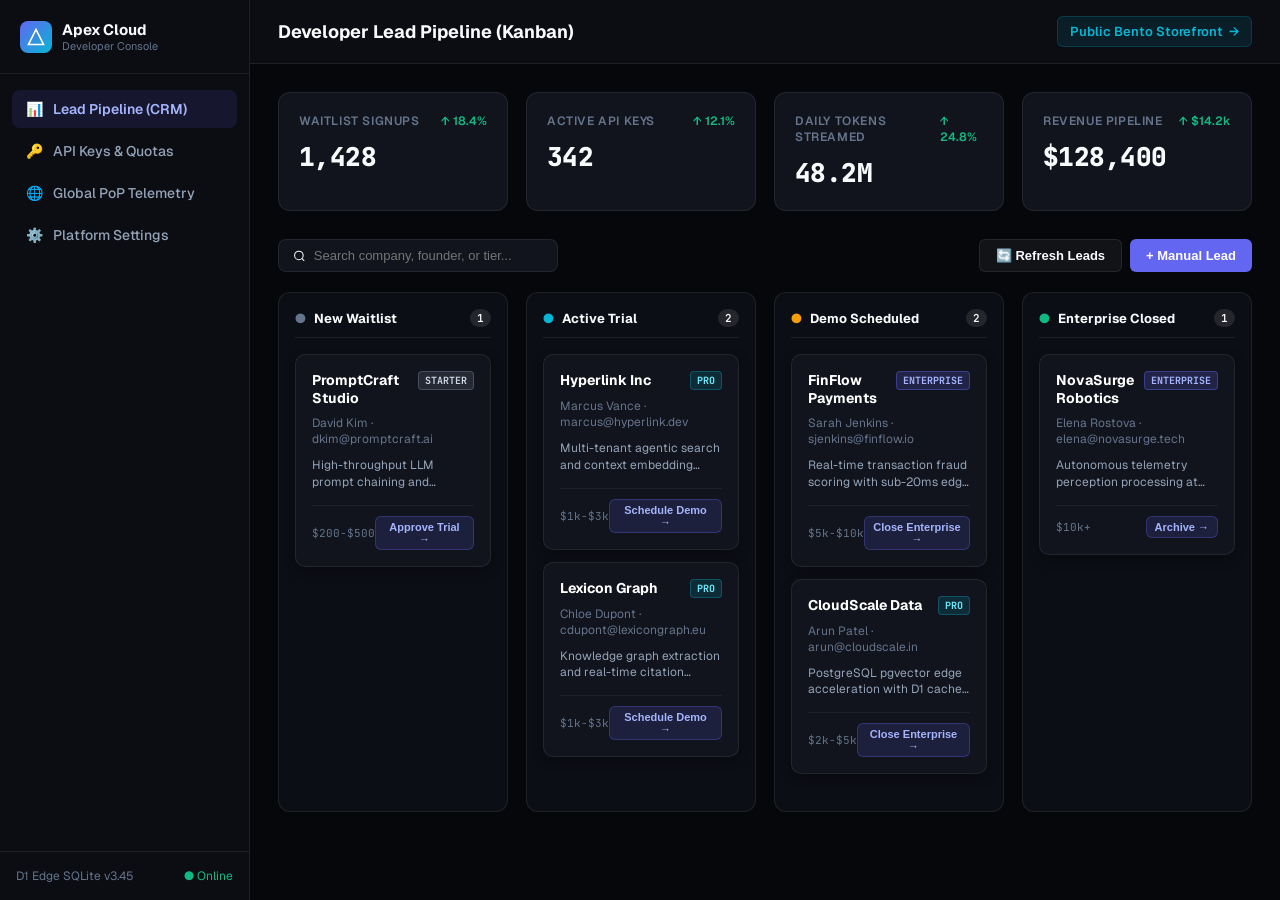
<file: public/admin.html>
<!DOCTYPE html>
<html lang="en" class="dark">
<head>
  <meta charset="UTF-8">
  <meta name="viewport" content="width=device-width, initial-scale=1.0">
  <title data-brand="brand_name">Apex Cloud Console — Developer Lead Pipeline & Telemetry Hub</title>
  <link rel="preconnect" href="https://fonts.googleapis.com">
  <link rel="preconnect" href="https://fonts.gstatic.com" crossorigin>
  <link href="https://fonts.googleapis.com/css2?family=Geist:wght@300;400;500;600;700;800&family=JetBrains+Mono:wght@400;500;600&display=swap" rel="stylesheet">
  <script src="whitelabel.js"></script>
  <style>
    :root {
      --bg-base: #06070a;
      --bg-surface: #0b0d13;
      --bg-card: #11141d;
      --bg-card-hover: #181c28;
      --border-subtle: rgba(255, 255, 255, 0.08);
      --border-focus: rgba(99, 102, 241, 0.5);
      --primary: #6366f1;
      --primary-hover: #4f46e5;
      --accent-cyan: #06b6d4;
      --accent-emerald: #10b981;
      --accent-amber: #f59e0b;
      --accent-rose: #f43f5e;
      --text-main: #f8fafc;
      --text-muted: #94a3b8;
      --text-dim: #64748b;
      --font-sans: 'Geist', -apple-system, BlinkMacSystemFont, sans-serif;
      --font-mono: 'JetBrains Mono', monospace;
      --sidebar-width: 250px;
    }

    * {
      box-sizing: border-box;
      margin: 0;
      padding: 0;
      -webkit-font-smoothing: antialiased;
    }

    body {
      background-color: var(--bg-base);
      color: var(--text-main);
      font-family: var(--font-sans);
      min-height: 100vh;
      display: flex;
    }

    /* SIDEBAR */
    .sidebar {
      width: var(--sidebar-width);
      background: var(--bg-surface);
      border-right: 1px solid var(--border-subtle);
      display: flex;
      flex-direction: column;
      position: fixed;
      top: 0;
      bottom: 0;
      left: 0;
      z-index: 50;
      transition: transform 0.3s ease;
    }
    .sidebar-header {
      padding: 20px;
      border-bottom: 1px solid var(--border-subtle);
      display: flex;
      align-items: center;
      gap: 10px;
    }
    .logo-mark {
      width: 32px;
      height: 32px;
      border-radius: 8px;
      background: linear-gradient(135deg, var(--primary), var(--accent-cyan));
      display: flex;
      align-items: center;
      justify-content: center;
    }
    .logo-mark svg {
      width: 18px;
      height: 18px;
      fill: none;
      stroke: #fff;
      stroke-width: 2.2;
    }
    .sidebar-brand-name {
      font-size: 15px;
      font-weight: 700;
      letter-spacing: -0.01em;
    }
    .sidebar-nav {
      padding: 16px 12px;
      list-style: none;
      display: flex;
      flex-direction: column;
      gap: 4px;
      flex: 1;
    }
    .nav-item {
      display: flex;
      align-items: center;
      gap: 10px;
      padding: 10px 14px;
      border-radius: 8px;
      color: var(--text-muted);
      font-size: 14px;
      font-weight: 500;
      cursor: pointer;
      transition: all 0.15s ease;
    }
    .nav-item:hover, .nav-item.active {
      background: rgba(99, 102, 241, 0.12);
      color: #fff;
    }
    .nav-item.active {
      font-weight: 600;
      color: #a5b4fc;
    }
    .sidebar-footer {
      padding: 16px;
      border-top: 1px solid var(--border-subtle);
      font-size: 12px;
      color: var(--text-dim);
      display: flex;
      align-items: center;
      justify-content: space-between;
    }

    /* MAIN CONTENT WRAPPER */
    .main-wrap {
      margin-left: var(--sidebar-width);
      flex: 1;
      min-width: 0;
      display: flex;
      flex-direction: column;
    }
    .topbar {
      height: 64px;
      background: var(--bg-surface);
      border-bottom: 1px solid var(--border-subtle);
      display: flex;
      align-items: center;
      justify-content: space-between;
      padding: 0 28px;
      position: sticky;
      top: 0;
      z-index: 40;
    }
    .page-title {
      font-size: 18px;
      font-weight: 700;
    }
    .topbar-actions {
      display: flex;
      align-items: center;
      gap: 14px;
    }
    .storefront-link {
      display: inline-flex;
      align-items: center;
      gap: 6px;
      font-size: 13px;
      color: var(--accent-cyan);
      text-decoration: none;
      background: rgba(6, 182, 212, 0.1);
      border: 1px solid rgba(6, 182, 212, 0.2);
      padding: 6px 12px;
      border-radius: 6px;
      font-weight: 600;
    }
    .storefront-link:hover { background: rgba(6, 182, 212, 0.2); }

    .content-body {
      padding: 28px;
      flex: 1;
    }

    /* METRICS STRIP */
    .metrics-grid {
      display: grid;
      grid-template-columns: repeat(4, 1fr);
      gap: 18px;
      margin-bottom: 28px;
    }
    @media (max-width: 1024px) {
      .metrics-grid { grid-template-columns: repeat(2, 1fr); }
    }
    .metric-card {
      background: var(--bg-card);
      border: 1px solid var(--border-subtle);
      border-radius: 12px;
      padding: 20px;
    }
    .metric-header {
      display: flex;
      align-items: center;
      justify-content: space-between;
      margin-bottom: 10px;
    }
    .metric-title {
      font-size: 12px;
      color: var(--text-dim);
      font-weight: 600;
      text-transform: uppercase;
      letter-spacing: 0.05em;
    }
    .metric-val {
      font-size: 26px;
      font-weight: 800;
      font-family: var(--font-mono);
      letter-spacing: -0.02em;
    }
    .metric-delta {
      font-size: 12px;
      font-weight: 600;
      display: inline-flex;
      align-items: center;
      gap: 2px;
    }
    .delta-up { color: var(--accent-emerald); }

    /* TAB CONTENT SECTIONS */
    .tab-pane {
      display: none;
    }
    .tab-pane.active {
      display: block;
    }

    /* KANBAN BOARD */
    .kanban-filterbar {
      display: flex;
      align-items: center;
      justify-content: space-between;
      margin-bottom: 20px;
      gap: 16px;
      flex-wrap: wrap;
    }
    .search-box {
      background: var(--bg-card);
      border: 1px solid var(--border-subtle);
      border-radius: 8px;
      padding: 8px 14px;
      display: flex;
      align-items: center;
      gap: 8px;
      width: 280px;
    }
    .search-input {
      background: transparent;
      border: none;
      color: #fff;
      font-size: 13px;
      outline: none;
      width: 100%;
    }

    .kanban-grid {
      display: grid;
      grid-template-columns: repeat(4, 1fr);
      gap: 18px;
      min-height: 520px;
    }
    @media (max-width: 1100px) {
      .kanban-grid { grid-template-columns: repeat(2, 1fr); }
    }
    @media (max-width: 650px) {
      .kanban-grid { grid-template-columns: 1fr; }
    }

    .kanban-col {
      background: rgba(17, 20, 29, 0.6);
      border: 1px solid var(--border-subtle);
      border-radius: 12px;
      padding: 16px;
      display: flex;
      flex-direction: column;
    }
    .col-header {
      display: flex;
      align-items: center;
      justify-content: space-between;
      margin-bottom: 16px;
      padding-bottom: 10px;
      border-bottom: 1px solid var(--border-subtle);
    }
    .col-title {
      font-size: 13px;
      font-weight: 700;
      display: flex;
      align-items: center;
      gap: 8px;
    }
    .col-count {
      background: rgba(255, 255, 255, 0.1);
      border-radius: 10px;
      padding: 2px 7px;
      font-size: 11px;
      font-family: var(--font-mono);
      font-weight: 600;
    }

    .kanban-cards-box {
      display: flex;
      flex-direction: column;
      gap: 12px;
      flex: 1;
    }

    .lead-card {
      background: var(--bg-card);
      border: 1px solid var(--border-subtle);
      border-radius: 10px;
      padding: 16px;
      box-shadow: 0 4px 12px rgba(0, 0, 0, 0.3);
      cursor: pointer;
      transition: all 0.2s ease;
    }
    .lead-card:hover {
      border-color: rgba(99, 102, 241, 0.4);
      transform: translateY(-2px);
    }
    .lead-top {
      display: flex;
      align-items: flex-start;
      justify-content: space-between;
      margin-bottom: 8px;
    }
    .lead-company {
      font-size: 14px;
      font-weight: 700;
      color: #fff;
    }
    .tier-badge {
      font-size: 10px;
      font-family: var(--font-mono);
      font-weight: 700;
      padding: 2px 6px;
      border-radius: 4px;
      text-transform: uppercase;
    }
    .tier-enterprise { background: rgba(99, 102, 241, 0.2); color: #a5b4fc; border: 1px solid rgba(99, 102, 241, 0.4); }
    .tier-pro { background: rgba(6, 182, 212, 0.15); color: #67e8f9; border: 1px solid rgba(6, 182, 212, 0.3); }
    .tier-starter { background: rgba(148, 163, 184, 0.15); color: #cbd5e1; border: 1px solid rgba(148, 163, 184, 0.3); }

    .lead-contact {
      font-size: 12px;
      color: var(--text-dim);
      margin-bottom: 10px;
    }
    .lead-usecase {
      font-size: 12px;
      color: var(--text-muted);
      line-height: 1.4;
      margin-bottom: 14px;
      display: -webkit-box;
      -webkit-line-clamp: 2;
      -webkit-box-orient: vertical;
      overflow: hidden;
    }
    .lead-card-actions {
      display: flex;
      align-items: center;
      justify-content: space-between;
      border-top: 1px solid rgba(255, 255, 255, 0.05);
      padding-top: 10px;
    }
    .btn-advance {
      background: rgba(99, 102, 241, 0.15);
      border: 1px solid rgba(99, 102, 241, 0.3);
      color: #a5b4fc;
      border-radius: 6px;
      font-size: 11px;
      font-weight: 600;
      padding: 4px 8px;
      cursor: pointer;
      display: inline-flex;
      align-items: center;
      gap: 4px;
    }
    .btn-advance:hover { background: rgba(99, 102, 241, 0.3); }

    /* TABLE LAYOUTS */
    .data-table-card {
      background: var(--bg-card);
      border: 1px solid var(--border-subtle);
      border-radius: 12px;
      overflow: hidden;
    }
    .table-responsive {
      overflow-x: auto;
    }
    .data-table {
      width: 100%;
      border-collapse: collapse;
      text-align: left;
      font-size: 13px;
    }
    .data-table th {
      background: rgba(0, 0, 0, 0.25);
      padding: 14px 18px;
      font-size: 11px;
      text-transform: uppercase;
      font-weight: 600;
      letter-spacing: 0.05em;
      color: var(--text-dim);
      border-bottom: 1px solid var(--border-subtle);
    }
    .data-table td {
      padding: 16px 18px;
      border-bottom: 1px solid var(--border-subtle);
      color: var(--text-muted);
    }
    .data-table tr:hover td {
      background: rgba(255, 255, 255, 0.02);
      color: var(--text-main);
    }

    /* TELEMETRY NODES GRID */
    .nodes-grid {
      display: grid;
      grid-template-columns: repeat(auto-fit, minmax(280px, 1fr));
      gap: 16px;
      margin-top: 20px;
    }
    .node-card {
      background: var(--bg-card);
      border: 1px solid var(--border-subtle);
      border-radius: 10px;
      padding: 18px;
      display: flex;
      align-items: center;
      justify-content: space-between;
    }
    .node-status-dot {
      width: 8px;
      height: 8px;
      background: var(--accent-emerald);
      border-radius: 50%;
      box-shadow: 0 0 8px var(--accent-emerald);
    }

    /* BUTTONS & CONTROLS */
    .btn {
      display: inline-flex;
      align-items: center;
      justify-content: center;
      gap: 6px;
      padding: 8px 16px;
      border-radius: 6px;
      font-size: 13px;
      font-weight: 600;
      cursor: pointer;
      border: none;
      transition: all 0.15s ease;
    }
    .btn-primary { background: var(--primary); color: #fff; }
    .btn-primary:hover { background: var(--primary-hover); }
    .btn-outline { background: rgba(255,255,255,0.05); border: 1px solid var(--border-subtle); color: var(--text-main); }
    .btn-outline:hover { background: rgba(255,255,255,0.1); }

    /* FORM INPUTS */
    .form-box {
      max-width: 640px;
      background: var(--bg-card);
      border: 1px solid var(--border-subtle);
      border-radius: 12px;
      padding: 28px;
    }
    .form-group { margin-bottom: 20px; }
    .form-label { display: block; font-size: 13px; font-weight: 600; color: var(--text-muted); margin-bottom: 6px; }
    .form-control {
      width: 100%;
      background: rgba(0, 0, 0, 0.4);
      border: 1px solid var(--border-subtle);
      border-radius: 6px;
      padding: 10px 14px;
      color: #fff;
      font-size: 13px;
      outline: none;
    }
    .form-control:focus { border-color: var(--primary); }

    /* TOAST */
    .toast-container {
      position: fixed;
      bottom: 24px;
      right: 24px;
      z-index: 999;
      display: flex;
      flex-direction: column;
      gap: 8px;
    }
    .toast {
      background: #151924;
      border: 1px solid var(--primary);
      border-radius: 8px;
      padding: 12px 18px;
      color: #fff;
      font-size: 13px;
      box-shadow: 0 10px 30px rgba(0,0,0,0.5);
    }
  </style>
</head>
<body>

  <!-- SIDEBAR -->
  <aside class="sidebar" id="adminSidebar">
    <div class="sidebar-header">
      <div class="logo-mark">
        <svg viewBox="0 0 24 24"><polygon points="12 2 2 22 22 22"></polygon></svg>
      </div>
      <div>
        <div class="sidebar-brand-name" data-brand="brand_name">Apex Cloud</div>
        <div style="font-size: 11px; color: var(--text-dim);">Developer Console</div>
      </div>
    </div>

    <ul class="sidebar-nav">
      <li class="nav-item active" onclick="switchAdminTab('leads', this)">
        <span>📊</span>
        <span>Lead Pipeline (CRM)</span>
      </li>
      <li class="nav-item" onclick="switchAdminTab('apikeys', this)">
        <span>🔑</span>
        <span>API Keys & Quotas</span>
      </li>
      <li class="nav-item" onclick="switchAdminTab('telemetry', this)">
        <span>🌐</span>
        <span>Global PoP Telemetry</span>
      </li>
      <li class="nav-item" onclick="switchAdminTab('settings', this)">
        <span>⚙️</span>
        <span>Platform Settings</span>
      </li>
    </ul>

    <div class="sidebar-footer">
      <span>D1 Edge SQLite v3.45</span>
      <span style="color: var(--accent-emerald);">● Online</span>
    </div>
  </aside>

  <!-- MAIN WRAPPER -->
  <div class="main-wrap">
    <!-- TOPBAR -->
    <header class="topbar">
      <h1 class="page-title" id="pageHeading">Developer Lead Pipeline (Kanban)</h1>
      <div class="topbar-actions">
        <a href="index.html" class="storefront-link" target="_blank">
          <span>Public Bento Storefront</span>
          <span>&rarr;</span>
        </a>
      </div>
    </header>

    <!-- CONTENT BODY -->
    <main class="content-body">
      <!-- METRIC CARDS -->
      <div class="metrics-grid">
        <div class="metric-card">
          <div class="metric-header">
            <span class="metric-title">Waitlist Signups</span>
            <span class="metric-delta delta-up">↑ 18.4%</span>
          </div>
          <div class="metric-val" id="metricTotalLeads">1,428</div>
        </div>
        <div class="metric-card">
          <div class="metric-header">
            <span class="metric-title">Active API Keys</span>
            <span class="metric-delta delta-up">↑ 12.1%</span>
          </div>
          <div class="metric-val">342</div>
        </div>
        <div class="metric-card">
          <div class="metric-header">
            <span class="metric-title">Daily Tokens Streamed</span>
            <span class="metric-delta delta-up">↑ 24.8%</span>
          </div>
          <div class="metric-val">48.2M</div>
        </div>
        <div class="metric-card">
          <div class="metric-header">
            <span class="metric-title">Revenue Pipeline</span>
            <span class="metric-delta delta-up">↑ $14.2k</span>
          </div>
          <div class="metric-val">$128,400</div>
        </div>
      </div>

      <!-- TAB 1: KANBAN LEAD PIPELINE -->
      <section class="tab-pane active" id="tabLeads">
        <div class="kanban-filterbar">
          <div class="search-box">
            <svg width="14" height="14" viewBox="0 0 24 24" fill="none" stroke="currentColor" stroke-width="2"><circle cx="11" cy="11" r="8"></circle><line x1="21" y1="21" x2="16.65" y2="16.65"></line></svg>
            <input type="text" class="search-input" placeholder="Search company, founder, or tier..." oninput="filterKanban(this.value)">
          </div>
          <div style="display: flex; gap: 8px;">
            <button class="btn btn-outline" onclick="loadLeads()">🔄 Refresh Leads</button>
            <button class="btn btn-primary" onclick="simulateNewLead()">+ Manual Lead</button>
          </div>
        </div>

        <div class="kanban-grid">
          <!-- COL 1: WAITLIST -->
          <div class="kanban-col">
            <div class="col-header">
              <span class="col-title">
                <span style="color: var(--text-dim);">●</span> New Waitlist
              </span>
              <span class="col-count" id="countWaitlist">1</span>
            </div>
            <div class="kanban-cards-box" id="colWaitlist"></div>
          </div>

          <!-- COL 2: TRIAL -->
          <div class="kanban-col">
            <div class="col-header">
              <span class="col-title">
                <span style="color: var(--accent-cyan);">●</span> Active Trial
              </span>
              <span class="col-count" id="countTrial">2</span>
            </div>
            <div class="kanban-cards-box" id="colTrial"></div>
          </div>

          <!-- COL 3: DEMO SCHEDULED -->
          <div class="kanban-col">
            <div class="col-header">
              <span class="col-title">
                <span style="color: var(--accent-amber);">●</span> Demo Scheduled
              </span>
              <span class="col-count" id="countDemo">2</span>
            </div>
            <div class="kanban-cards-box" id="colDemo"></div>
          </div>

          <!-- COL 4: CLOSED ENTERPRISE -->
          <div class="kanban-col">
            <div class="col-header">
              <span class="col-title">
                <span style="color: var(--accent-emerald);">●</span> Enterprise Closed
              </span>
              <span class="col-count" id="countClosed">1</span>
            </div>
            <div class="kanban-cards-box" id="colClosed"></div>
          </div>
        </div>
      </section>

      <!-- TAB 2: API KEYS -->
      <section class="tab-pane" id="tabApikeys">
        <div class="kanban-filterbar">
          <div style="font-size: 14px; font-weight: 600;">Active Client Authentication Keys</div>
          <button class="btn btn-primary" onclick="issueNewKey()">+ Issue Production Key</button>
        </div>
        <div class="data-table-card">
          <div class="table-responsive">
            <table class="data-table">
              <thead>
                <tr>
                  <th>Key Label</th>
                  <th>Key Prefix</th>
                  <th>Tier</th>
                  <th>Rate Limit</th>
                  <th>Usage (Monthly)</th>
                  <th>Status</th>
                  <th>Action</th>
                </tr>
              </thead>
              <tbody id="apiKeysTableBody">
                <tr>
                  <td style="font-weight: 600; color: #fff;">Acme Production Worker</td>
                  <td style="font-family: var(--font-mono);">apex_live_8f3a...</td>
                  <td><span class="tier-badge tier-enterprise">Enterprise</span></td>
                  <td>500 RPS</td>
                  <td>18.4M / 25M (73%)</td>
                  <td><span style="color: var(--accent-emerald);">● Active</span></td>
                  <td><button class="btn btn-outline" style="padding: 4px 8px; font-size: 11px;" onclick="revokeKey('Acme')">Revoke</button></td>
                </tr>
                <tr>
                  <td style="font-weight: 600; color: #fff;">FinFlow Fraud Classifier</td>
                  <td style="font-family: var(--font-mono);">apex_live_21bc...</td>
                  <td><span class="tier-badge tier-pro">Pro</span></td>
                  <td>120 RPS</td>
                  <td>3.1M / 5M (62%)</td>
                  <td><span style="color: var(--accent-emerald);">● Active</span></td>
                  <td><button class="btn btn-outline" style="padding: 4px 8px; font-size: 11px;" onclick="revokeKey('FinFlow')">Revoke</button></td>
                </tr>
                <tr>
                  <td style="font-weight: 600; color: #fff;">Hyperlink Staging Bot</td>
                  <td style="font-family: var(--font-mono);">apex_test_99e4...</td>
                  <td><span class="tier-badge tier-starter">Developer</span></td>
                  <td>60 RPS</td>
                  <td>241k / 1M (24%)</td>
                  <td><span style="color: var(--accent-emerald);">● Active</span></td>
                  <td><button class="btn btn-outline" style="padding: 4px 8px; font-size: 11px;" onclick="revokeKey('Hyperlink')">Revoke</button></td>
                </tr>
              </tbody>
            </table>
          </div>
        </div>
      </section>

      <!-- TAB 3: TELEMETRY -->
      <section class="tab-pane" id="tabTelemetry">
        <div style="font-size: 14px; font-weight: 600; margin-bottom: 12px;">Global Cloudflare Edge Node Health</div>
        <div class="nodes-grid">
          <div class="node-card">
            <div>
              <div style="font-weight: 700; color: #fff;">North America East (IAD - Ashburn)</div>
              <div style="font-size: 12px; color: var(--text-dim); margin-top: 2px;">Latency: 11ms · Cache Hit: 96.4%</div>
            </div>
            <div class="node-status-dot"></div>
          </div>
          <div class="node-card">
            <div>
              <div style="font-weight: 700; color: #fff;">North America West (SFO - San Jose)</div>
              <div style="font-size: 12px; color: var(--text-dim); margin-top: 2px;">Latency: 12ms · Cache Hit: 94.8%</div>
            </div>
            <div class="node-status-dot"></div>
          </div>
          <div class="node-card">
            <div>
              <div style="font-weight: 700; color: #fff;">Europe Central (FRA - Frankfurt)</div>
              <div style="font-size: 12px; color: var(--text-dim); margin-top: 2px;">Latency: 14ms · Cache Hit: 98.1%</div>
            </div>
            <div class="node-status-dot"></div>
          </div>
          <div class="node-card">
            <div>
              <div style="font-weight: 700; color: #fff;">Asia Pacific (BOM - Mumbai)</div>
              <div style="font-size: 12px; color: var(--text-dim); margin-top: 2px;">Latency: 16ms · Cache Hit: 93.9%</div>
            </div>
            <div class="node-status-dot"></div>
          </div>
          <div class="node-card">
            <div>
              <div style="font-weight: 700; color: #fff;">Asia Pacific (SIN - Singapore)</div>
              <div style="font-size: 12px; color: var(--text-dim); margin-top: 2px;">Latency: 15ms · Cache Hit: 95.2%</div>
            </div>
            <div class="node-status-dot"></div>
          </div>
          <div class="node-card">
            <div>
              <div style="font-weight: 700; color: #fff;">Asia Pacific (TYO - Tokyo)</div>
              <div style="font-size: 12px; color: var(--text-dim); margin-top: 2px;">Latency: 18ms · Cache Hit: 92.7%</div>
            </div>
            <div class="node-status-dot"></div>
          </div>
        </div>
      </section>

      <!-- TAB 4: SETTINGS -->
      <section class="tab-pane" id="tabSettings">
        <div class="form-box">
          <h3 style="font-size: 16px; font-weight: 700; margin-bottom: 20px;">Platform Configuration & White-Label</h3>
          <form onsubmit="saveSettings(event)">
            <div class="form-group">
              <label class="form-label">Announcement Bar Text</label>
              <input type="text" class="form-control" id="cfgAnnouncement" value="🚀 Apex Engine v3.2 released: 35% lower p99 latency & speculative decoding support">
            </div>
            <div class="form-group">
              <label class="form-label">Sales Concierge WhatsApp Number</label>
              <input type="text" class="form-control" id="cfgWa" value="919061902295">
            </div>
            <div class="form-group">
              <label class="form-label">Default Rate Limit (RPS)</label>
              <input type="number" class="form-control" id="cfgRps" value="120">
            </div>
            <div class="form-group">
              <label class="form-label">Webhook Discord / Slack Alert Endpoint</label>
              <input type="text" class="form-control" id="cfgWebhook" placeholder="https://discord.com/api/webhooks/...">
            </div>
            <button type="submit" class="btn btn-primary">Save Platform Settings</button>
          </form>
        </div>
      </section>
    </main>
  </div>

  <!-- TOAST CONTAINER -->
  <div class="toast-container" id="toastBox"></div>

  <script>
    let leadsData = [
      { id: 'lead_001', name: 'Sarah Jenkins', email: 'sjenkins@finflow.io', company: 'FinFlow Payments', team_size: '50-200', use_case: 'Real-time transaction fraud scoring with sub-20ms edge inference', project_tier: 'enterprise', monthly_budget: '$5k-$10k', stage: 'demo' },
      { id: 'lead_002', name: 'Marcus Vance', email: 'marcus@hyperlink.dev', company: 'Hyperlink Inc', team_size: '11-50', use_case: 'Multi-tenant agentic search and context embedding cache', project_tier: 'pro', monthly_budget: '$1k-$3k', stage: 'trial' },
      { id: 'lead_003', name: 'Elena Rostova', email: 'elena@novasurge.tech', company: 'NovaSurge Robotics', team_size: '200+', use_case: 'Autonomous telemetry perception processing at global edge nodes', project_tier: 'enterprise', monthly_budget: '$10k+', stage: 'closed' },
      { id: 'lead_004', name: 'David Kim', email: 'dkim@promptcraft.ai', company: 'PromptCraft Studio', team_size: '1-10', use_case: 'High-throughput LLM prompt chaining and speculative cache', project_tier: 'starter', monthly_budget: '$200-$500', stage: 'waitlist' },
      { id: 'lead_005', name: 'Arun Patel', email: 'arun@cloudscale.in', company: 'CloudScale Data', team_size: '50-200', use_case: 'PostgreSQL pgvector edge acceleration with D1 cache layer', project_tier: 'pro', monthly_budget: '$2k-$5k', stage: 'demo' },
      { id: 'lead_006', name: 'Chloe Dupont', email: 'cdupont@lexicongraph.eu', company: 'Lexicon Graph', team_size: '11-50', use_case: 'Knowledge graph extraction and real-time citation synthesizer', project_tier: 'pro', monthly_budget: '$1k-$3k', stage: 'trial' }
    ];

    function renderKanban() {
      const colWaitlist = document.getElementById('colWaitlist');
      const colTrial = document.getElementById('colTrial');
      const colDemo = document.getElementById('colDemo');
      const colClosed = document.getElementById('colClosed');

      colWaitlist.innerHTML = '';
      colTrial.innerHTML = '';
      colDemo.innerHTML = '';
      colClosed.innerHTML = '';

      let cWaitlist = 0, cTrial = 0, cDemo = 0, cClosed = 0;

      leadsData.forEach(l => {
        const card = document.createElement('div');
        card.className = 'lead-card';
        card.innerHTML = `
          <div class="lead-top">
            <span class="lead-company">${escapeHtml(l.company)}</span>
            <span class="tier-badge tier-${l.project_tier || 'pro'}">${l.project_tier || 'pro'}</span>
          </div>
          <div class="lead-contact">${escapeHtml(l.name)} · ${escapeHtml(l.email)}</div>
          <div class="lead-usecase">${escapeHtml(l.use_case)}</div>
          <div class="lead-card-actions">
            <span style="font-size: 11px; font-family: var(--font-mono); color: var(--text-dim);">${l.monthly_budget}</span>
            <button class="btn-advance" onclick="advanceLead('${l.id}', '${l.stage}')">
              ${getNextStageText(l.stage)} &rarr;
            </button>
          </div>
        `;

        if (l.stage === 'waitlist') { colWaitlist.appendChild(card); cWaitlist++; }
        else if (l.stage === 'trial') { colTrial.appendChild(card); cTrial++; }
        else if (l.stage === 'demo') { colDemo.appendChild(card); cDemo++; }
        else if (l.stage === 'closed') { colClosed.appendChild(card); cClosed++; }
      });

      document.getElementById('countWaitlist').textContent = cWaitlist;
      document.getElementById('countTrial').textContent = cTrial;
      document.getElementById('countDemo').textContent = cDemo;
      document.getElementById('countClosed').textContent = cClosed;
    }

    function getNextStageText(current) {
      if (current === 'waitlist') return 'Approve Trial';
      if (current === 'trial') return 'Schedule Demo';
      if (current === 'demo') return 'Close Enterprise';
      return 'Archive';
    }

    function advanceLead(id, current) {
      const nextMap = {
        waitlist: 'trial',
        trial: 'demo',
        demo: 'closed',
        closed: 'waitlist'
      };
      const next = nextMap[current] || 'waitlist';
      const target = leadsData.find(l => l.id === id);
      if (target) {
        target.stage = next;
        renderKanban();
        showToast(`Lead for ${target.company} advanced to ${next.toUpperCase()}!`);
      }
    }

    function filterKanban(term) {
      const q = term.toLowerCase();
      document.querySelectorAll('.lead-card').forEach(card => {
        const text = card.textContent.toLowerCase();
        card.style.display = text.includes(q) ? 'block' : 'none';
      });
    }

    function switchAdminTab(tabId, el) {
      document.querySelectorAll('.nav-item').forEach(i => i.classList.remove('active'));
      el.classList.add('active');

      document.querySelectorAll('.tab-pane').forEach(p => p.classList.remove('active'));
      if (tabId === 'leads') {
        document.getElementById('tabLeads').classList.add('active');
        document.getElementById('pageHeading').textContent = 'Developer Lead Pipeline (Kanban)';
      } else if (tabId === 'apikeys') {
        document.getElementById('tabApikeys').classList.add('active');
        document.getElementById('pageHeading').textContent = 'API Authentication & Quota Matrix';
      } else if (tabId === 'telemetry') {
        document.getElementById('tabTelemetry').classList.add('active');
        document.getElementById('pageHeading').textContent = 'Global Edge PoP Telemetry Monitor';
      } else if (tabId === 'settings') {
        document.getElementById('tabSettings').classList.add('active');
        document.getElementById('pageHeading').textContent = 'Platform & White-Label Configuration';
      }
    }

    function simulateNewLead() {
      const mock = {
        id: 'lead_' + Math.random().toString(36).substr(2, 6),
        name: 'Devin Thorne',
        email: 'dthorne@aerovex.ai',
        company: 'AeroVex Autonomous',
        team_size: '20-50',
        use_case: 'Telemetry ingestion from 5,000 edge drones simultaneously',
        project_tier: 'enterprise',
        monthly_budget: '$10k+',
        stage: 'waitlist'
      };
      leadsData.unshift(mock);
      renderKanban();
      showToast('New enterprise lead recorded for AeroVex Autonomous!');
    }

    function issueNewKey() {
      const label = prompt("Enter label for new API Key:", "Staging Worker Node");
      if (!label) return;
      const tbody = document.getElementById('apiKeysTableBody');
      const tr = document.createElement('tr');
      tr.innerHTML = `
        <td style="font-weight: 600; color: #fff;">${escapeHtml(label)}</td>
        <td style="font-family: var(--font-mono);">apex_live_${Math.random().toString(36).substr(2, 6)}...</td>
        <td><span class="tier-badge tier-pro">Pro</span></td>
        <td>120 RPS</td>
        <td>0 / 5M (0%)</td>
        <td><span style="color: var(--accent-emerald);">● Active</span></td>
        <td><button class="btn btn-outline" style="padding: 4px 8px; font-size: 11px;" onclick="this.closest('tr').remove(); showToast('Key revoked');">Revoke</button></td>
      `;
      tbody.prepend(tr);
      showToast('New API key issued successfully!');
    }

    function revokeKey(name) {
      if (confirm(`Revoke API key for ${name}? Immediate 401 on edge workers.`)) {
        showToast(`Key for ${name} has been revoked.`);
      }
    }

    function saveSettings(e) {
      e.preventDefault();
      showToast('Settings and white-label tokens saved to Cloudflare D1!');
    }

    function showToast(msg) {
      const box = document.getElementById('toastBox');
      const t = document.createElement('div');
      t.className = 'toast';
      t.textContent = msg;
      box.appendChild(t);
      setTimeout(() => t.remove(), 3500);
    }

    function escapeHtml(str) {
      if (!str) return '';
      return String(str).replace(/[&<>"']/g, function(m) {
        return { '&': '&amp;', '<': '&lt;', '>': '&gt;', '"': '&quot;', "'": '&#039;' }[m];
      });
    }

    // INIT
    renderKanban();
  </script>
</body>
</html>
</file>
